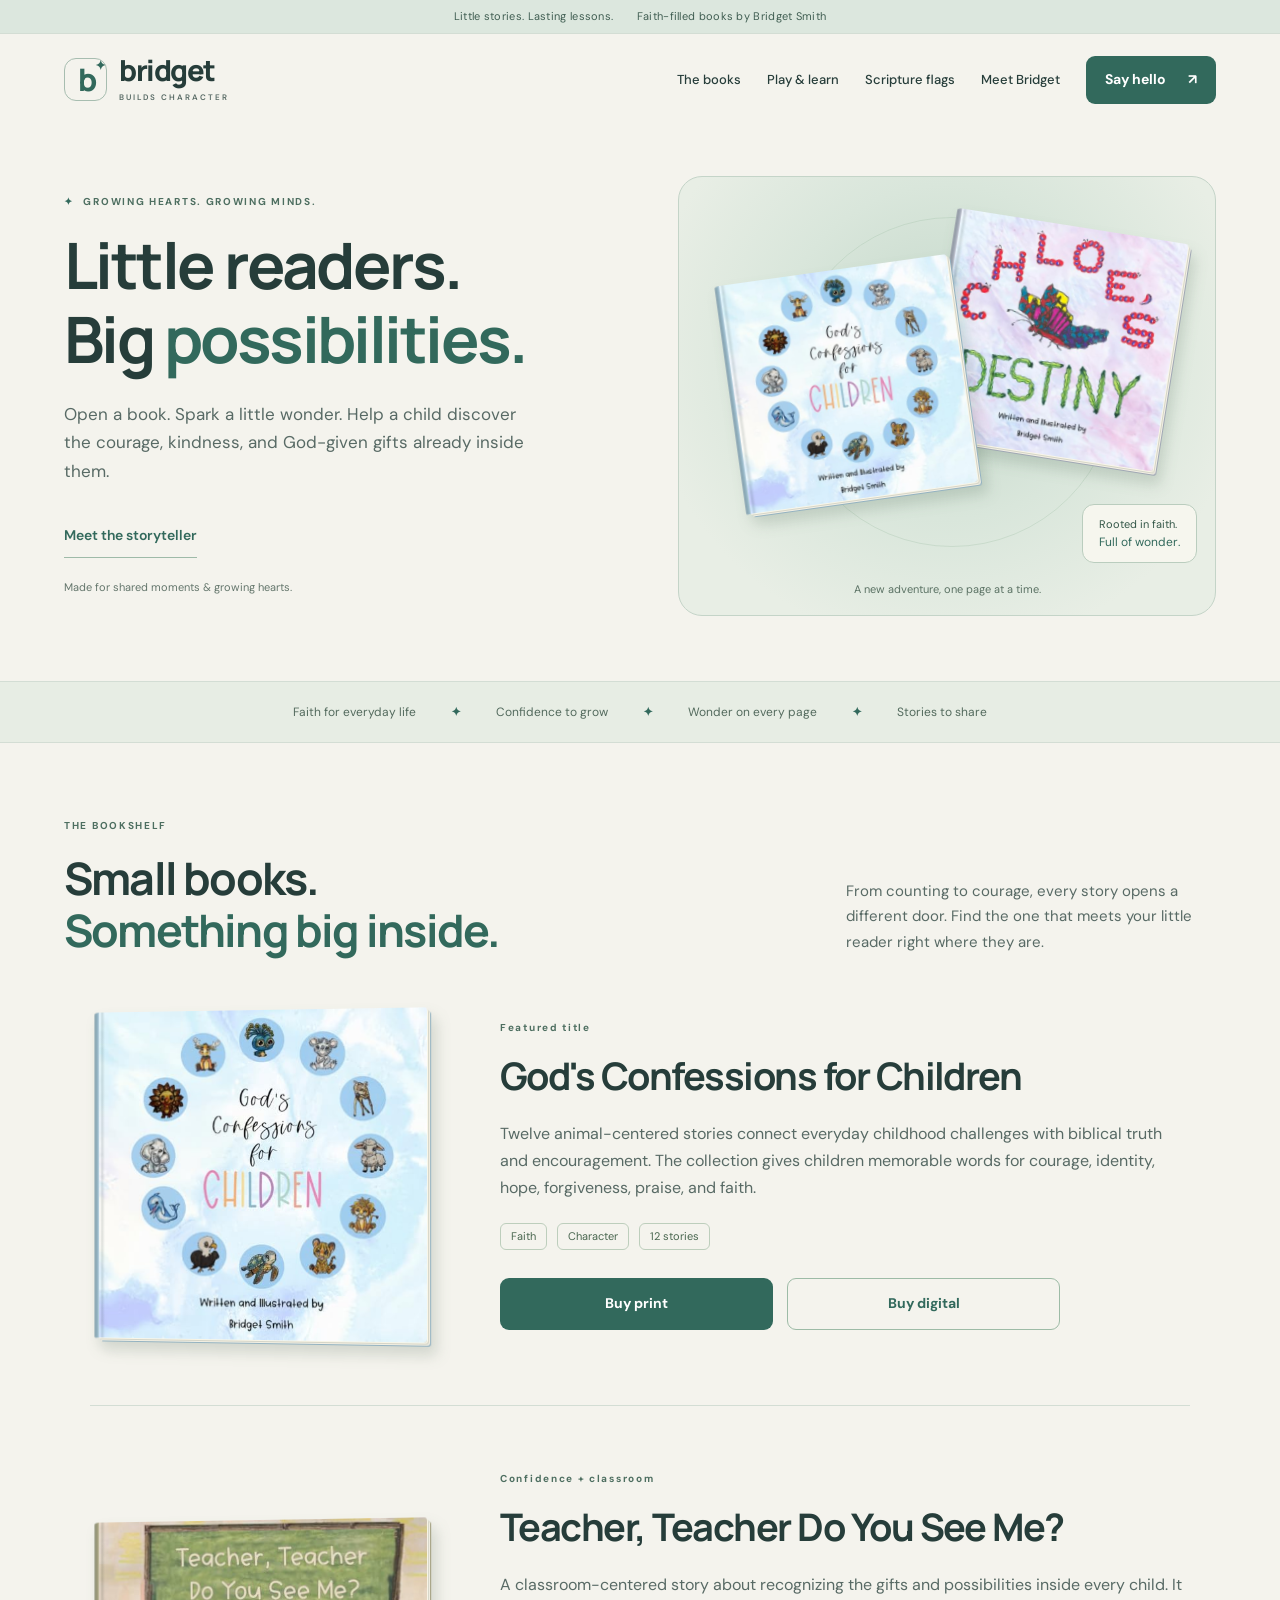
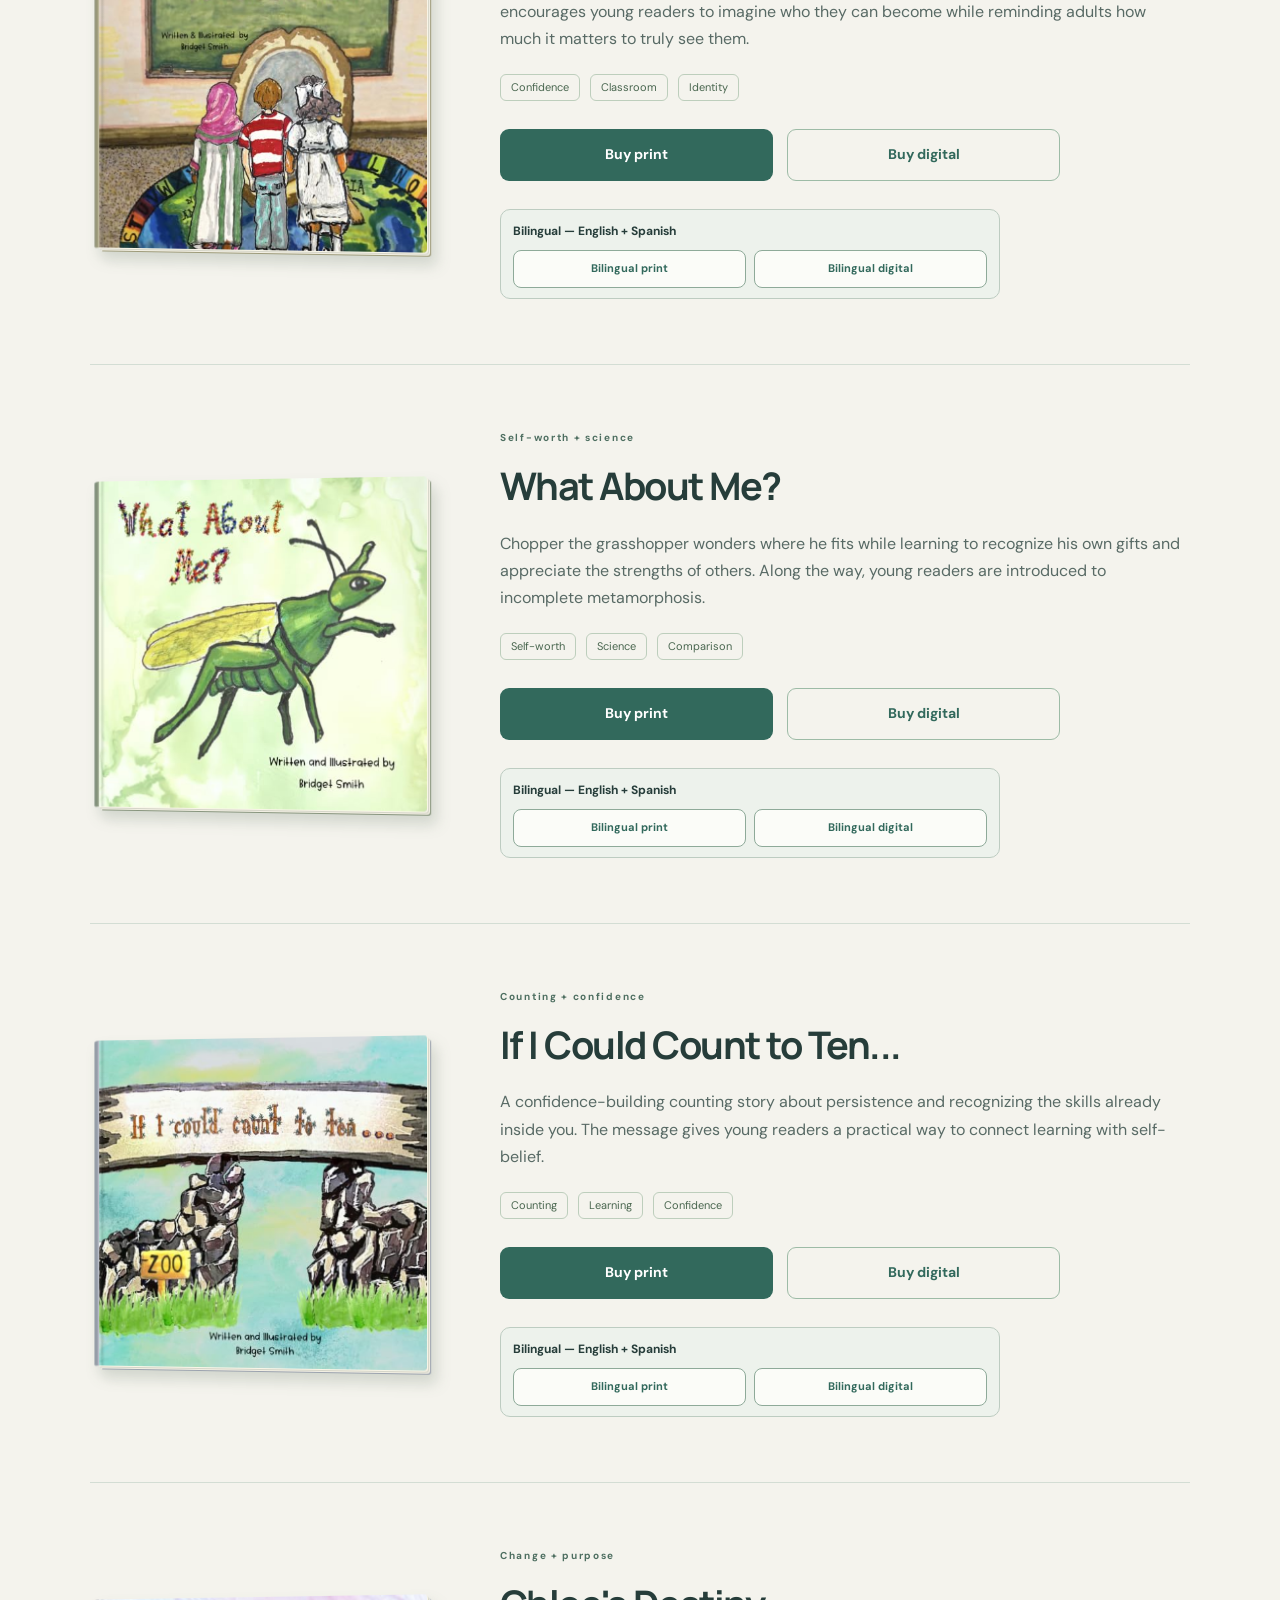
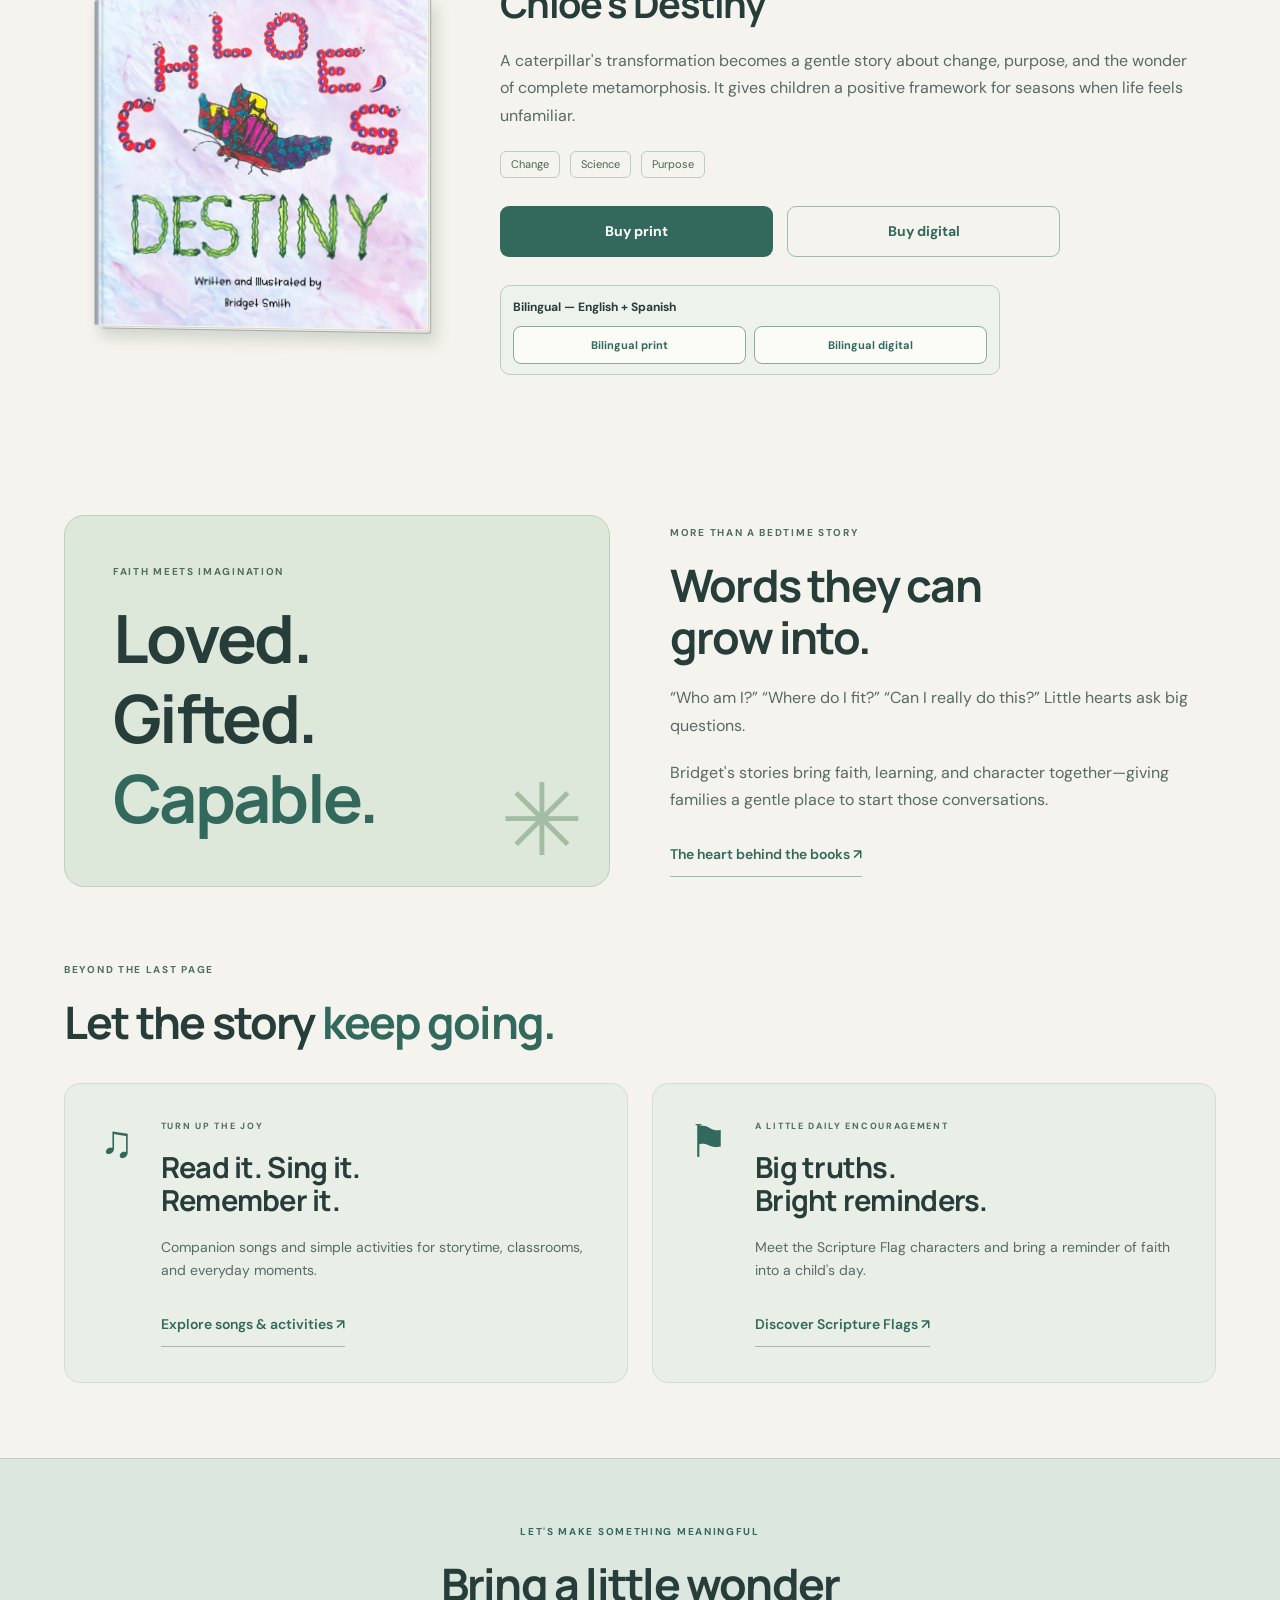
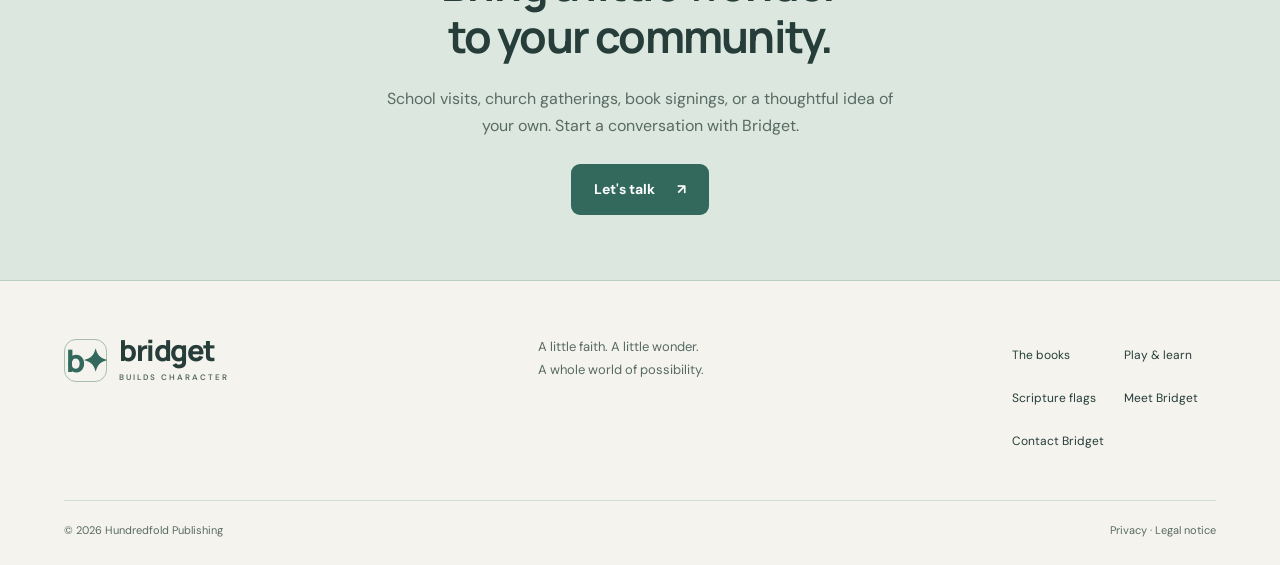
<file: index.html>
<!doctype html><html lang="en"><head><meta charset="utf-8"><meta name="viewport" content="width=device-width,initial-scale=1"><title>Little readers. Big possibilities. | Bridget Builds Character</title><meta name="description" content="Stories for little readers with big possibilities. Explore faith-filled children's books, songs and Scripture Flags by Bridget Smith."><meta name="theme-color" content="#f4f3ed"><link rel="stylesheet" href="assets/style.css?v=sage-books-8"><script src="assets/app.js?v=sage-books-3" defer></script></head><body><a class="skip" href="#main">Skip to content</a><div class="announcement">Little stories. Lasting lessons. <span>Faith-filled books by Bridget Smith</span></div><header><a class="brand" href="index.html"><span class="brand-icon" aria-hidden="true">b<span>✦</span></span><span>bridget<span class="brand-sub">BUILDS CHARACTER</span></span></a><button class="menu" aria-label="Toggle navigation" aria-expanded="false" aria-controls="nav">Menu +</button><nav id="nav"><a href="#books">The books</a><a href="activities.html">Play & learn</a><a href="scripture-flags.html">Scripture flags</a><a href="about.html">Meet Bridget</a><a class="button small" href="contact.html">Say hello <span>↗</span></a></nav></header><main id="main"><section class="hero"><div class="hero-copy"><div class="eyebrow"><span class="tiny-star">✦</span> GROWING HEARTS. GROWING MINDS.</div><h1>Little readers.<br>Big <em>possibilities.</em></h1><p>Open a book. Spark a little wonder. Help a child discover the courage, kindness, and God-given gifts already inside them.</p><div class="actions"><a class="text-link" href="about.html">Meet the storyteller</a></div><div class="hero-note">Made for shared moments & growing hearts.</div></div><div class="hero-art"><span class="hero-spark" aria-hidden="true">✳</span><div class="art-circle"></div><span class="book-object hero-book back" style="--binding:#b6bac9"><img src="assets/0998240729.jpg" alt="Chloe's Destiny book cover"></span><span class="book-object hero-book front" style="--binding:#a7c7d9"><img src="assets/B0D6RMJ539.jpg" alt="God's Confessions for Children book cover"></span><div class="round-note">Rooted in faith.<br><em>Full of wonder.</em></div><span class="art-caption">A new adventure, one page at a time.</span></div></section><div class="ribbon"><span>Faith for everyday life</span><b>✦</b><span>Confidence to grow</span><b>✦</b><span>Wonder on every page</span><b>✦</b><span>Stories to share</span></div><section class="section home-books" id="books"><div class="section-heading"><div><div class="eyebrow">THE BOOKSHELF</div><h2>Small books.<br><em>Something big inside.</em></h2></div><p>From counting to courage, every story opens a different door. Find the one that meets your little reader right where they are.</p></div><div class="home-book-list"><article class="book-detail home-book" id="gods-confessions"><div class="cover"><span class="book-object" style="--binding:#a7c7d9"><img loading="lazy" src="assets/B0D6RMJ539.jpg" alt="God's Confessions for Children book cover"></span></div><div class="home-book-copy"><span class="eyebrow">Featured title</span><h2>God's Confessions for Children</h2><p>Twelve animal-centered stories connect everyday childhood challenges with biblical truth and encouragement. The collection gives children memorable words for courage, identity, hope, forgiveness, praise, and faith.</p><div class="tags"><span class="tag">Faith</span><span class="tag">Character</span><span class="tag green">12 stories</span></div><div class="actions"><a class="btn btn-primary" href="https://www.amazon.com/Gods-Confessions-Children-Bridget-Smith/dp/B0D6RMJ539/" target="_blank" rel="noopener">Buy print</a><a class="btn btn-outline" href="https://www.amazon.com/Gods-Confessions-Children-Bridget-Smith-ebook/dp/B0D2NT28PY" target="_blank" rel="noopener">Buy digital</a></div></div></article><article class="book-detail home-book" id="teacher"><div class="cover"><span class="book-object" style="--binding:#b3ac87"><img loading="lazy" src="assets/0998240745.jpg" alt="Teacher, Teacher Do You See Me? book cover"></span></div><div class="home-book-copy"><span class="eyebrow">Confidence + classroom</span><h2>Teacher, Teacher Do You See Me?</h2><p>A classroom-centered story about recognizing the gifts and possibilities inside every child. It encourages young readers to imagine who they can become while reminding adults how much it matters to truly see them.</p><div class="tags"><span class="tag">Confidence</span><span class="tag green">Classroom</span><span class="tag">Identity</span></div><div class="actions"><a class="btn btn-primary" href="https://www.amazon.com/Teacher-Do-You-See-Me/dp/0998240745/" target="_blank" rel="noopener">Buy print</a><a class="btn btn-outline" href="https://www.amazon.com/Teacher-Do-You-See-Me-ebook/dp/B09BDMDSD7" target="_blank" rel="noopener">Buy digital</a></div><div class="edition-box bilingual-box"><div class="edition-label"><strong>Bilingual — English + Spanish</strong></div><div class="edition-links"><a class="edition-btn" href="https://www.amazon.com/Teacher-You-See-English-Spanish/dp/099824077X/" target="_blank" rel="noopener">Bilingual print</a><a class="edition-btn" href="https://www.amazon.com/Teacher-You-See-English-Spanish-ebook/dp/B0B7ZWPQXH/" target="_blank" rel="noopener">Bilingual digital</a></div></div></div></article><article class="book-detail home-book" id="what-about-me"><div class="cover"><span class="book-object" style="--binding:#99a58a"><img loading="lazy" src="assets/0998240710.jpg" alt="What About Me? book cover"></span></div><div class="home-book-copy"><span class="eyebrow">Self-worth + science</span><h2>What About Me?</h2><p>Chopper the grasshopper wonders where he fits while learning to recognize his own gifts and appreciate the strengths of others. Along the way, young readers are introduced to incomplete metamorphosis.</p><div class="tags"><span class="tag">Self-worth</span><span class="tag green">Science</span><span class="tag">Comparison</span></div><div class="actions"><a class="btn btn-primary" href="https://www.amazon.com/What-About-Me-Concepts-Character/dp/0998240710/" target="_blank" rel="noopener">Buy print</a><a class="btn btn-outline" href="https://www.amazon.com/What-About-Concepts-Character-Book-ebook/dp/B07X5TVC2D" target="_blank" rel="noopener">Buy digital</a></div><div class="edition-box bilingual-box"><div class="edition-label"><strong>Bilingual — English + Spanish</strong></div><div class="edition-links"><a class="edition-btn" href="https://www.amazon.com/What-About-Me-English-Spanish/dp/0998240796/" target="_blank" rel="noopener">Bilingual print</a><a class="edition-btn" href="https://www.amazon.com/What-About-Me-English-Spanish-ebook/dp/B0BL5LPH23" target="_blank" rel="noopener">Bilingual digital</a></div></div></div></article><article class="book-detail home-book" id="count-to-ten"><div class="cover"><span class="book-object" style="--binding:#b0b4c2"><img loading="lazy" src="assets/0998240737.jpg" alt="If I Could Count to Ten... book cover"></span></div><div class="home-book-copy"><span class="eyebrow">Counting + confidence</span><h2>If I Could Count to Ten...</h2><p>A confidence-building counting story about persistence and recognizing the skills already inside you. The message gives young readers a practical way to connect learning with self-belief.</p><div class="tags"><span class="tag">Counting</span><span class="tag green">Learning</span><span class="tag">Confidence</span></div><div class="actions"><a class="btn btn-primary" href="https://www.amazon.com/If-I-Could-Count-Ten/dp/0998240737/" target="_blank" rel="noopener">Buy print</a><a class="btn btn-outline" href="https://www.amazon.com/If-I-Could-Count-Ten-ebook/dp/B0916NF6K6" target="_blank" rel="noopener">Buy digital</a></div><div class="edition-box bilingual-box"><div class="edition-label"><strong>Bilingual — English + Spanish</strong></div><div class="edition-links"><a class="edition-btn" href="https://www.amazon.com/Could-Count-Ten-English-Spanish/dp/0998240753/" target="_blank" rel="noopener">Bilingual print</a><a class="edition-btn" href="https://www.amazon.com/Could-Count-Ten-English-Spanish-ebook/dp/B0B845TYWD" target="_blank" rel="noopener">Bilingual digital</a></div></div></div></article><article class="book-detail home-book" id="chloes-destiny"><div class="cover"><span class="book-object" style="--binding:#b6bac9"><img loading="lazy" src="assets/0998240729.jpg" alt="Chloe's Destiny book cover"></span></div><div class="home-book-copy"><span class="eyebrow">Change + purpose</span><h2>Chloe's Destiny</h2><p>A caterpillar's transformation becomes a gentle story about change, purpose, and the wonder of complete metamorphosis. It gives children a positive framework for seasons when life feels unfamiliar.</p><div class="tags"><span class="tag">Change</span><span class="tag green">Science</span><span class="tag">Purpose</span></div><div class="actions"><a class="btn btn-primary" href="https://www.amazon.com/Chloes-Destiny-Concepts-Character-Book/dp/0998240729/" target="_blank" rel="noopener">Buy print</a><a class="btn btn-outline" href="https://www.amazon.com/Chloes-Destiny-Concepts-Character-Book-ebook/dp/B0915FP6ZJ" target="_blank" rel="noopener">Buy digital</a></div><div class="edition-box bilingual-box"><div class="edition-label"><strong>Bilingual — English + Spanish</strong></div><div class="edition-links"><a class="edition-btn" href="https://www.amazon.com/Chloes-Destiny-English-Spanish-Bridget/dp/0998240788/" target="_blank" rel="noopener">Bilingual print</a><a class="edition-btn" href="https://www.amazon.com/Chloes-Destiny-English-Spanish-Bridget-ebook/dp/B0BJCD9SPW" target="_blank" rel="noopener">Bilingual digital</a></div></div></div></article></div></section><section class="story-section"><div class="story-art"><span class="eyebrow">FAITH MEETS IMAGINATION</span><div class="big-word">Loved.<br>Gifted.<br><em>Capable.</em></div><span class="story-star" aria-hidden="true">✳</span></div><div class="story-copy"><div class="eyebrow">MORE THAN A BEDTIME STORY</div><h2>Words they can<br>grow into.</h2><p>“Who am I?” “Where do I fit?” “Can I really do this?” Little hearts ask big questions.</p><p>Bridget's stories bring faith, learning, and character together—giving families a gentle place to start those conversations.</p><a class="text-link" href="about.html">The heart behind the books ↗</a></div></section><section class="section play-section"><div class="section-heading"><div><div class="eyebrow">BEYOND THE LAST PAGE</div><h2>Let the story <em>keep going.</em></h2></div></div><div class="play-grid"><a href="activities.html" class="play-card peach"><span class="play-symbol" aria-hidden="true">♫</span><div><span class="eyebrow">TURN UP THE JOY</span><h3>Read it. Sing it.<br>Remember it.</h3><p>Companion songs and simple activities for storytime, classrooms, and everyday moments.</p><span class="text-link">Explore songs & activities ↗</span></div></a><a href="scripture-flags.html" class="play-card green"><span class="play-symbol" aria-hidden="true">⚑</span><div><span class="eyebrow">A LITTLE DAILY ENCOURAGEMENT</span><h3>Big truths.<br>Bright reminders.</h3><p>Meet the Scripture Flag characters and bring a reminder of faith into a child's day.</p><span class="text-link">Discover Scripture Flags ↗</span></div></a></div></section><section class="invitation"><span class="eyebrow">LET'S MAKE SOMETHING MEANINGFUL</span><h2>Bring a little wonder<br>to your community.</h2><p>School visits, church gatherings, book signings, or a thoughtful idea of your own. Start a conversation with Bridget.</p><a class="button light" href="contact.html">Let's talk <span>↗</span></a></section></main><footer><div class="footer-top"><a class="brand" href="index.html"><span class="brand-icon">b✦</span><span>bridget<span class="brand-sub">BUILDS CHARACTER</span></span></a><p>A little faith. A little wonder.<br>A whole world of possibility.</p><div><a href="#books">The books</a><a href="activities.html">Play & learn</a><a href="scripture-flags.html">Scripture flags</a><a href="about.html">Meet Bridget</a><a href="contact.html">Contact Bridget</a></div></div><div class="footer-bottom"><span>© 2026 Hundredfold Publishing</span><span><a href="privacy-policy.html">Privacy</a> · <a href="legal-notice.html">Legal notice</a></span></div></footer></body></html>
</file>
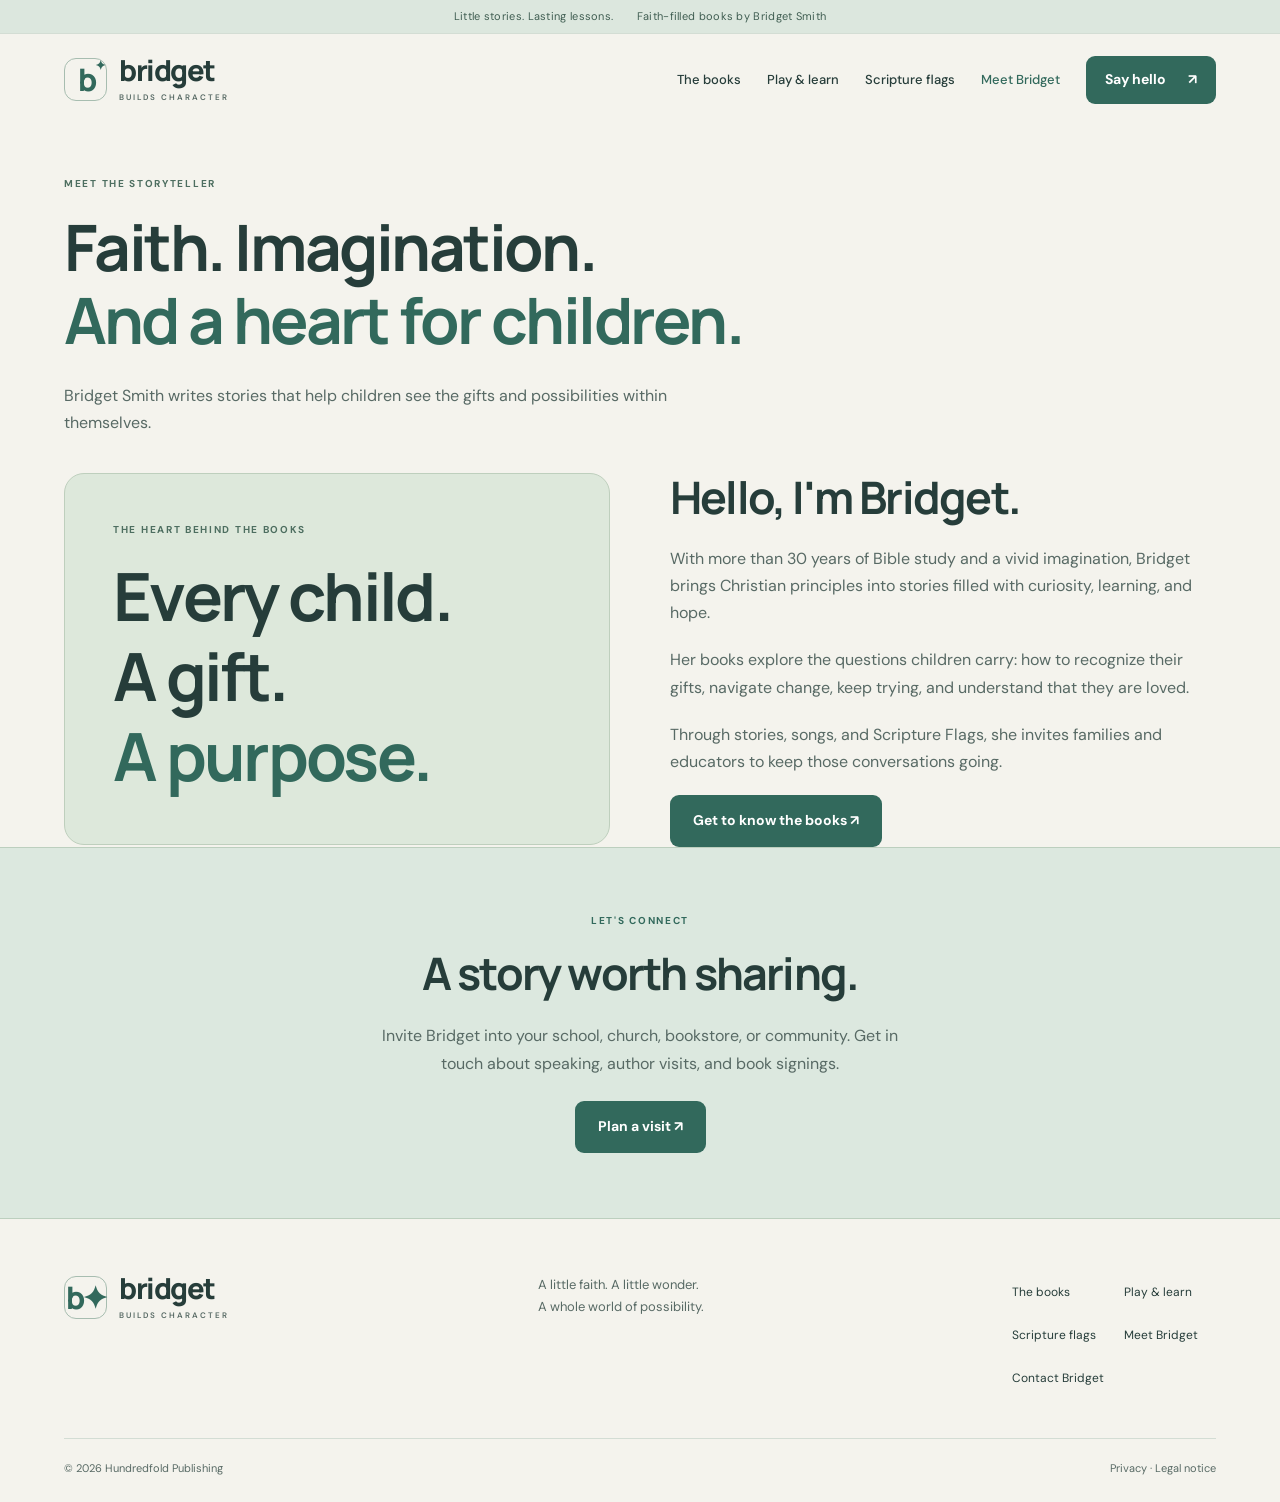
<file: about.html>
<!doctype html><html lang="en"><head><meta charset="utf-8"><meta name="viewport" content="width=device-width,initial-scale=1"><title>Meet Bridget | Bridget Builds Character</title><meta name="description" content="Stories for little readers with big possibilities. Explore faith-filled children's books, songs and Scripture Flags by Bridget Smith."><meta name="theme-color" content="#f4f3ed"><link rel="stylesheet" href="assets/style.css?v=sage-books-3"><script src="assets/app.js?v=sage-books-3" defer></script></head><body><a class="skip" href="#main">Skip to content</a><div class="announcement">Little stories. Lasting lessons. <span>Faith-filled books by Bridget Smith</span></div><header><a class="brand" href="index.html"><span class="brand-icon" aria-hidden="true">b<span>✦</span></span><span>bridget<span class="brand-sub">BUILDS CHARACTER</span></span></a><button class="menu" aria-label="Toggle navigation" aria-expanded="false" aria-controls="nav">Menu +</button><nav id="nav"><a href="books.html">The books</a><a href="activities.html">Play & learn</a><a href="scripture-flags.html">Scripture flags</a><a href="about.html" aria-current="page">Meet Bridget</a><a class="button small" href="contact.html">Say hello <span>↗</span></a></nav></header><main id="main"><section class="page-intro"><div class="eyebrow">MEET THE STORYTELLER</div><h1>Faith. Imagination.<br><em>And a heart for children.</em></h1><p>Bridget Smith writes stories that help children see the gifts and possibilities within themselves.</p></section><section class="story-section"><div class="story-art"><span class="eyebrow">THE HEART BEHIND THE BOOKS</span><div class="big-word">Every child.<br>A gift.<br><em>A purpose.</em></div></div><div class="story-copy"><h2>Hello, I'm Bridget.</h2><p>With more than 30 years of Bible study and a vivid imagination, Bridget brings Christian principles into stories filled with curiosity, learning, and hope.</p><p>Her books explore the questions children carry: how to recognize their gifts, navigate change, keep trying, and understand that they are loved.</p><p>Through stories, songs, and Scripture Flags, she invites families and educators to keep those conversations going.</p><a class="button" href="books.html">Get to know the books ↗</a></div></section><section class="invitation"><span class="eyebrow">LET'S CONNECT</span><h2>A story worth sharing.</h2><p>Invite Bridget into your school, church, bookstore, or community. Get in touch about speaking, author visits, and book signings.</p><a class="button light" href="contact.html">Plan a visit ↗</a></section></main><footer><div class="footer-top"><a class="brand" href="index.html"><span class="brand-icon">b✦</span><span>bridget<span class="brand-sub">BUILDS CHARACTER</span></span></a><p>A little faith. A little wonder.<br>A whole world of possibility.</p><div><a href="books.html">The books</a><a href="activities.html">Play & learn</a><a href="scripture-flags.html">Scripture flags</a><a href="about.html" aria-current="page">Meet Bridget</a><a href="contact.html">Contact Bridget</a></div></div><div class="footer-bottom"><span>© 2026 Hundredfold Publishing</span><span><a href="privacy-policy.html">Privacy</a> · <a href="legal-notice.html">Legal notice</a></span></div></footer></body></html>
</file>
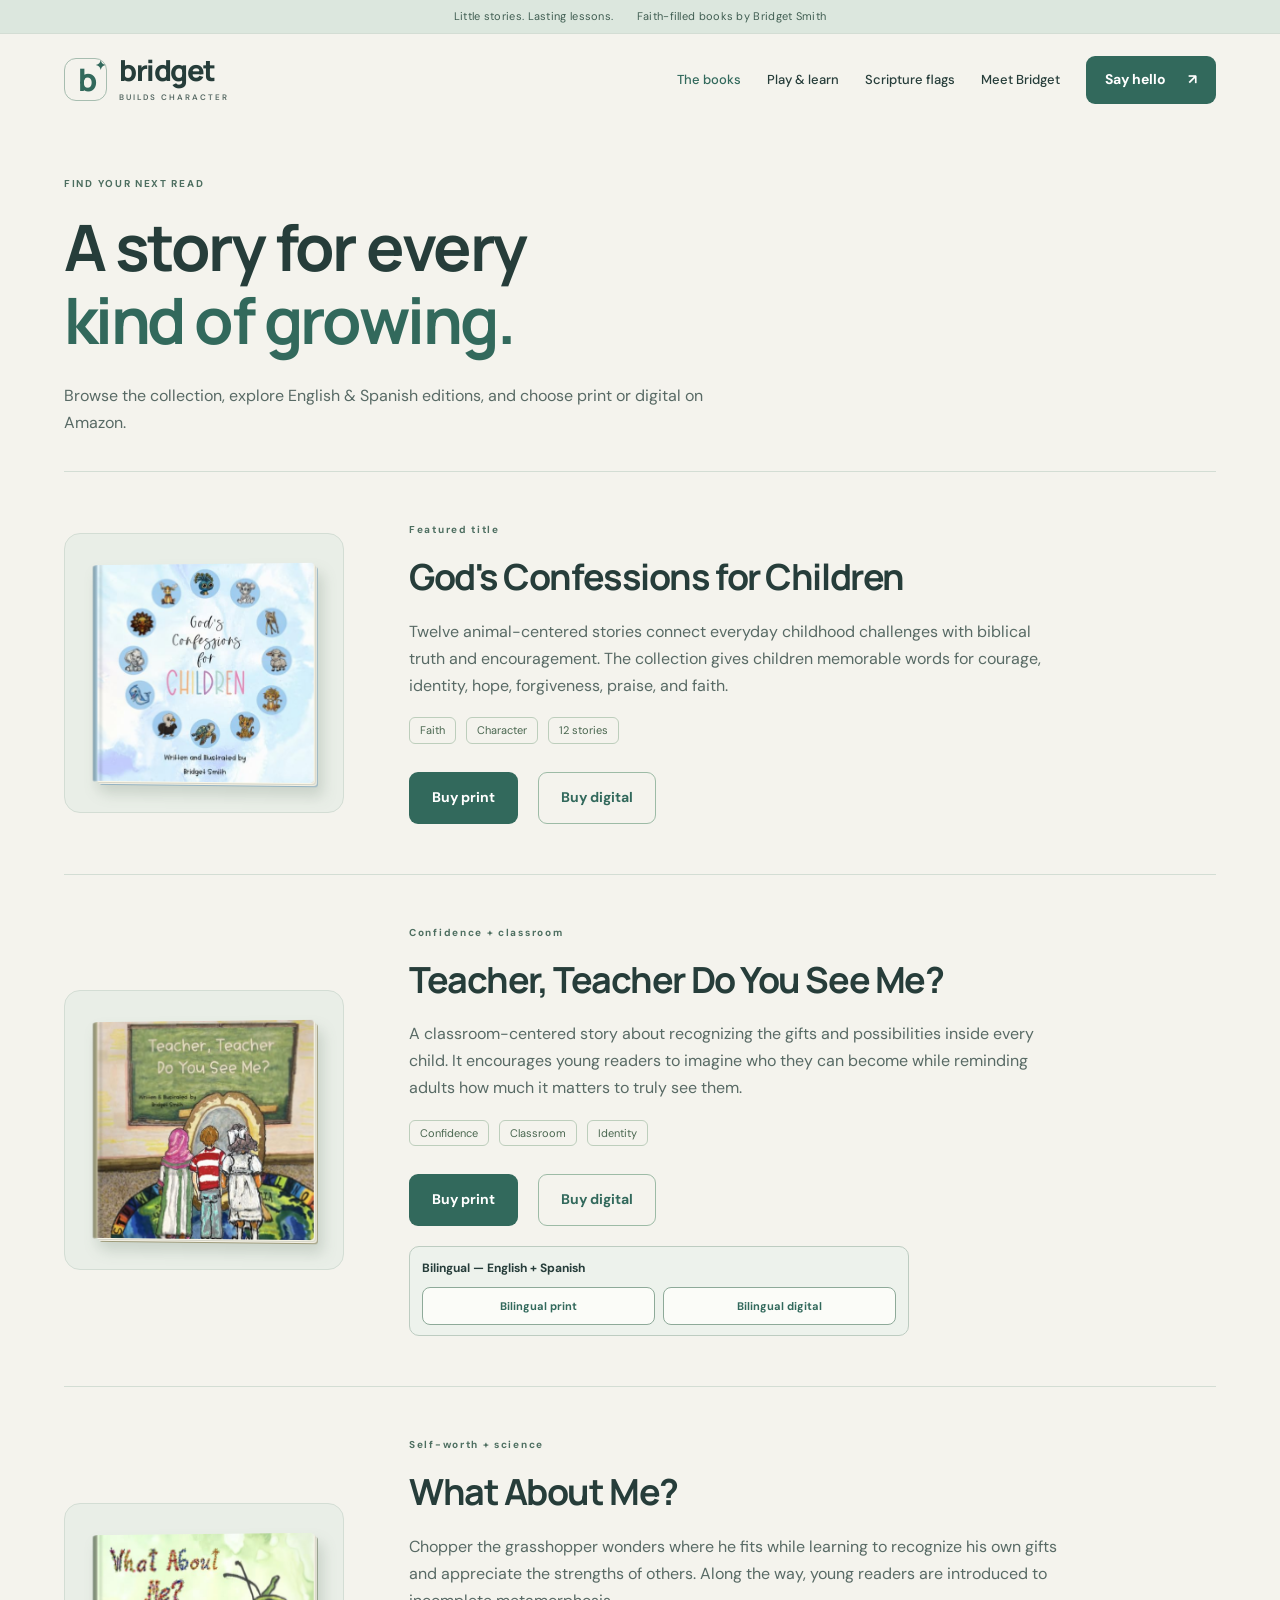
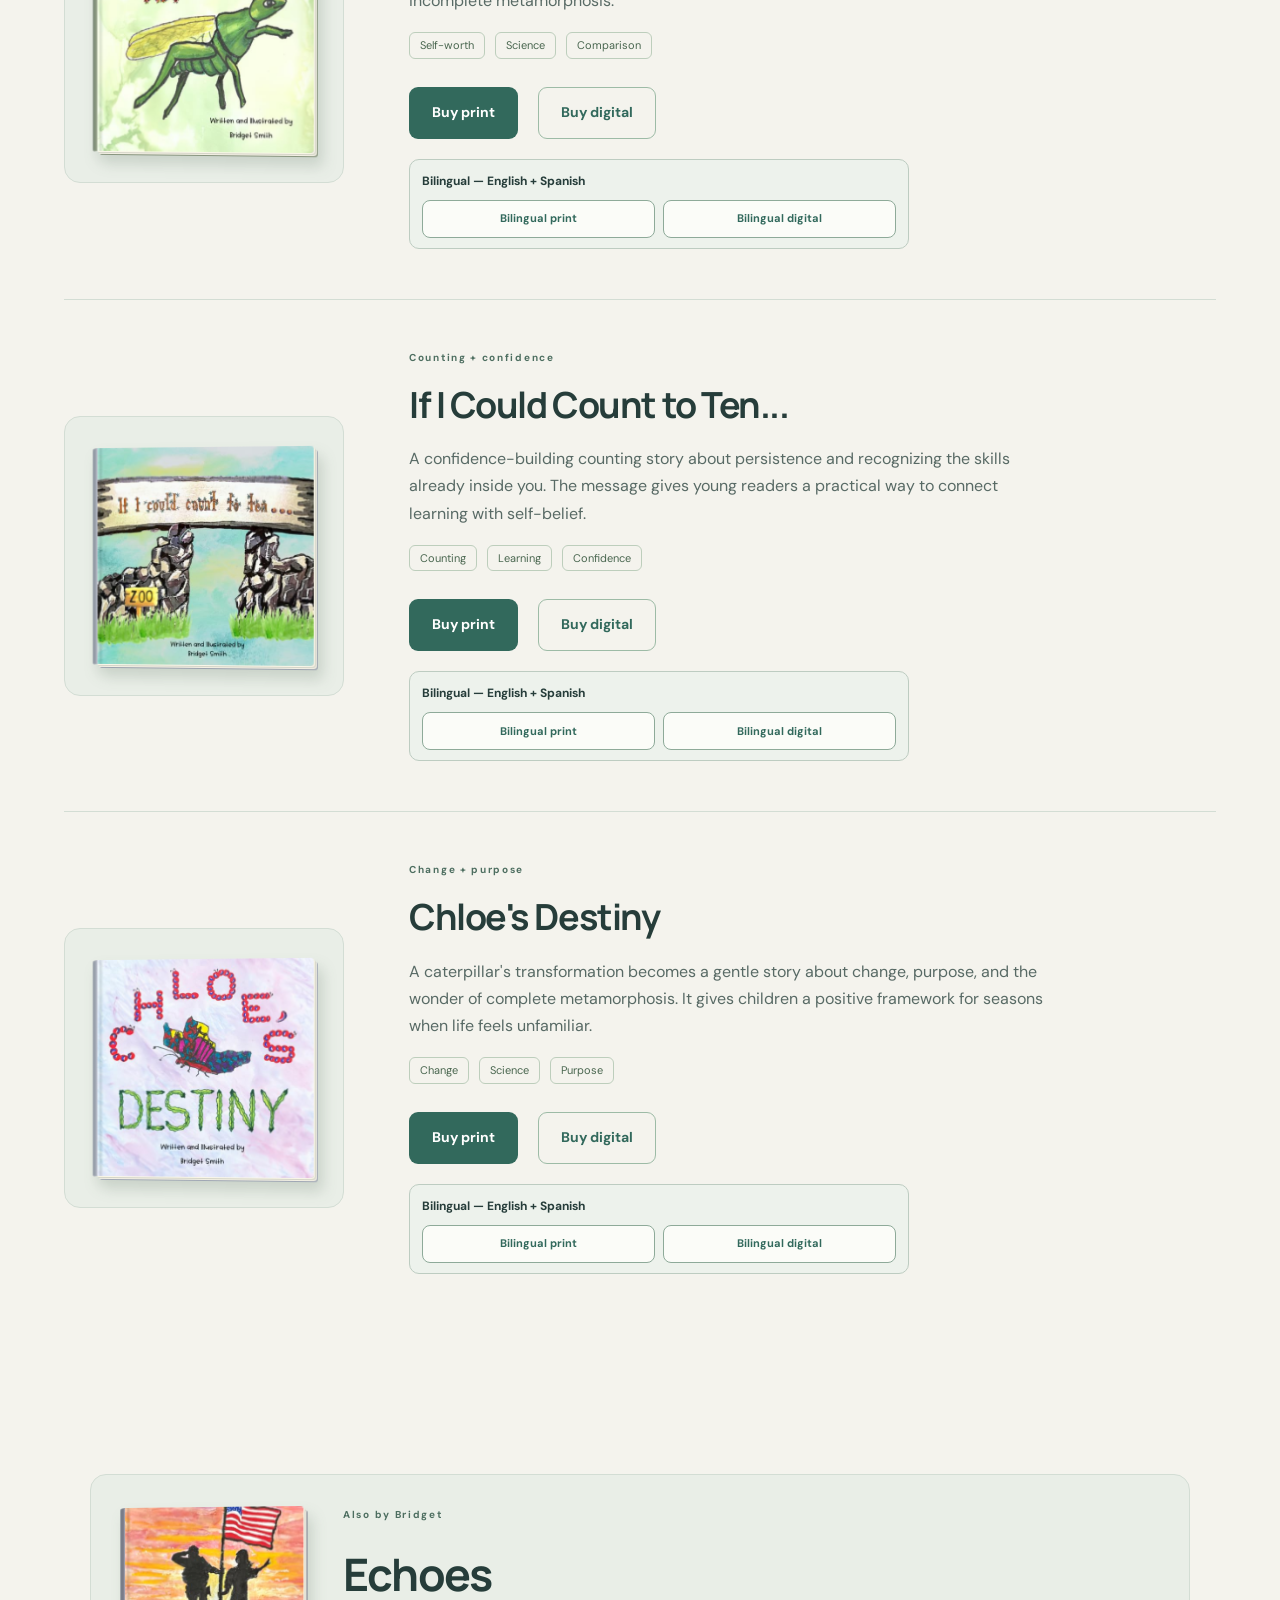
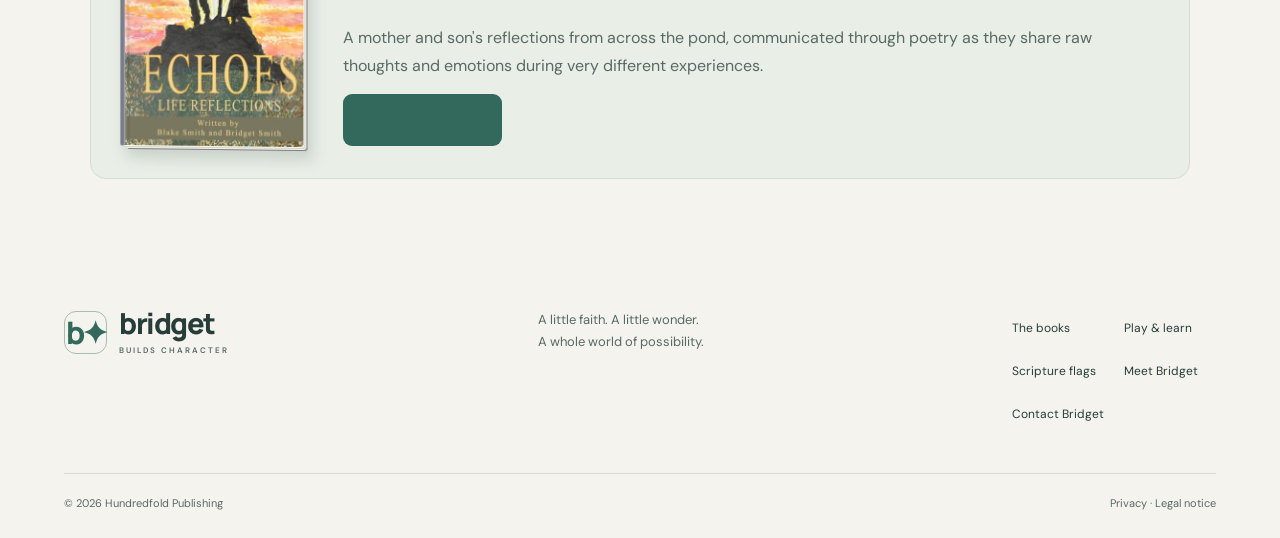
<file: books.html>
<!doctype html><html lang="en"><head><meta charset="utf-8"><meta name="viewport" content="width=device-width,initial-scale=1"><title>The books | Bridget Builds Character</title><meta name="description" content="Stories for little readers with big possibilities. Explore faith-filled children's books, songs and Scripture Flags by Bridget Smith."><meta name="theme-color" content="#f4f3ed"><link rel="stylesheet" href="assets/style.css?v=sage-books-8"><script src="assets/app.js?v=sage-books-3" defer></script></head><body><a class="skip" href="#main">Skip to content</a><div class="announcement">Little stories. Lasting lessons. <span>Faith-filled books by Bridget Smith</span></div><header><a class="brand" href="index.html"><span class="brand-icon" aria-hidden="true">b<span>✦</span></span><span>bridget<span class="brand-sub">BUILDS CHARACTER</span></span></a><button class="menu" aria-label="Toggle navigation" aria-expanded="false" aria-controls="nav">Menu +</button><nav id="nav"><a href="books.html" aria-current="page">The books</a><a href="activities.html">Play & learn</a><a href="scripture-flags.html">Scripture flags</a><a href="about.html">Meet Bridget</a><a class="button small" href="contact.html">Say hello <span>↗</span></a></nav></header><main id="main"><section class="page-intro"><div class="eyebrow">FIND YOUR NEXT READ</div><h1>A story for every<br><em>kind of growing.</em></h1><p>Browse the collection, explore English & Spanish editions, and choose print or digital on Amazon.</p></section><section class="section book-list"><article class="book-detail" id="gods-confessions"><div class="cover"><span class="book-object " style="--binding:#a7c7d9"><img src="assets/B0D6RMJ539.jpg" alt="God's Confessions for Children book cover"></span></div><div><span class="eyebrow">Featured title</span><h2>God's Confessions for Children</h2><p>Twelve animal-centered stories connect everyday childhood challenges with biblical truth and encouragement. The collection gives children memorable words for courage, identity, hope, forgiveness, praise, and faith.</p><div class="tags"><span class="tag">Faith</span><span class="tag">Character</span><span class="tag green">12 stories</span></div><div class="actions"><a class="btn btn-primary" href="https://www.amazon.com/Gods-Confessions-Children-Bridget-Smith/dp/B0D6RMJ539/" target="_blank" rel="noopener">Buy print</a><a class="btn btn-outline" href="https://www.amazon.com/Gods-Confessions-Children-Bridget-Smith-ebook/dp/B0D2NT28PY" target="_blank" rel="noopener">Buy digital</a></div></div></article><article class="book-detail" id="teacher"><div class="cover"><span class="book-object " style="--binding:#b3ac87"><img src="assets/0998240745.jpg" alt="Teacher, Teacher Do You See Me book cover"></span></div><div><span class="eyebrow">Confidence + classroom</span><h2>Teacher, Teacher Do You See Me?</h2><p>A classroom-centered story about recognizing the gifts and possibilities inside every child. It encourages young readers to imagine who they can become while reminding adults how much it matters to truly see them.</p><div class="tags"><span class="tag">Confidence</span><span class="tag green">Classroom</span><span class="tag">Identity</span></div><div class="actions"><a class="btn btn-primary" href="https://www.amazon.com/Teacher-Do-You-See-Me/dp/0998240745/" target="_blank" rel="noopener">Buy print</a><a class="btn btn-outline" href="https://www.amazon.com/Teacher-Do-You-See-Me-ebook/dp/B09BDMDSD7" target="_blank" rel="noopener">Buy digital</a></div><div class="edition-box bilingual-box"><div class="edition-label"><strong>Bilingual — English + Spanish</strong></div><div class="edition-links"><a class="edition-btn" href="https://www.amazon.com/Teacher-You-See-English-Spanish/dp/099824077X/" target="_blank" rel="noopener">Bilingual print</a><a class="edition-btn" href="https://www.amazon.com/Teacher-You-See-English-Spanish-ebook/dp/B0B7ZWPQXH/" target="_blank" rel="noopener">Bilingual digital</a></div></div></div></article><article class="book-detail" id="what-about-me"><div class="cover"><span class="book-object " style="--binding:#99a58a"><img src="assets/0998240710.jpg" alt="What About Me book cover"></span></div><div><span class="eyebrow">Self-worth + science</span><h2>What About Me?</h2><p>Chopper the grasshopper wonders where he fits while learning to recognize his own gifts and appreciate the strengths of others. Along the way, young readers are introduced to incomplete metamorphosis.</p><div class="tags"><span class="tag">Self-worth</span><span class="tag green">Science</span><span class="tag">Comparison</span></div><div class="actions"><a class="btn btn-primary" href="https://www.amazon.com/What-About-Me-Concepts-Character/dp/0998240710/" target="_blank" rel="noopener">Buy print</a><a class="btn btn-outline" href="https://www.amazon.com/What-About-Concepts-Character-Book-ebook/dp/B07X5TVC2D" target="_blank" rel="noopener">Buy digital</a></div><div class="edition-box bilingual-box"><div class="edition-label"><strong>Bilingual — English + Spanish</strong></div><div class="edition-links"><a class="edition-btn" href="https://www.amazon.com/What-About-Me-English-Spanish/dp/0998240796/" target="_blank" rel="noopener">Bilingual print</a><a class="edition-btn" href="https://www.amazon.com/What-About-Me-English-Spanish-ebook/dp/B0BL5LPH23" target="_blank" rel="noopener">Bilingual digital</a></div></div></div></article><article class="book-detail" id="count-to-ten"><div class="cover"><span class="book-object " style="--binding:#b0b4c2"><img src="assets/0998240737.jpg" alt="If I Could Count to Ten book cover"></span></div><div><span class="eyebrow">Counting + confidence</span><h2>If I Could Count to Ten...</h2><p>A confidence-building counting story about persistence and recognizing the skills already inside you. The message gives young readers a practical way to connect learning with self-belief.</p><div class="tags"><span class="tag">Counting</span><span class="tag green">Learning</span><span class="tag">Confidence</span></div><div class="actions"><a class="btn btn-primary" href="https://www.amazon.com/If-I-Could-Count-Ten/dp/0998240737/" target="_blank" rel="noopener">Buy print</a><a class="btn btn-outline" href="https://www.amazon.com/If-I-Could-Count-Ten-ebook/dp/B0916NF6K6" target="_blank" rel="noopener">Buy digital</a></div><div class="edition-box bilingual-box"><div class="edition-label"><strong>Bilingual — English + Spanish</strong></div><div class="edition-links"><a class="edition-btn" href="https://www.amazon.com/Could-Count-Ten-English-Spanish/dp/0998240753/" target="_blank" rel="noopener">Bilingual print</a><a class="edition-btn" href="https://www.amazon.com/Could-Count-Ten-English-Spanish-ebook/dp/B0B845TYWD" target="_blank" rel="noopener">Bilingual digital</a></div></div></div></article><article class="book-detail" id="chloes-destiny"><div class="cover"><span class="book-object " style="--binding:#b6bac9"><img src="assets/0998240729.jpg" alt="Chloe's Destiny book cover"></span></div><div><span class="eyebrow">Change + purpose</span><h2>Chloe's Destiny</h2><p>A caterpillar's transformation becomes a gentle story about change, purpose, and the wonder of complete metamorphosis. It gives children a positive framework for seasons when life feels unfamiliar.</p><div class="tags"><span class="tag">Change</span><span class="tag green">Science</span><span class="tag">Purpose</span></div><div class="actions"><a class="btn btn-primary" href="https://www.amazon.com/Chloes-Destiny-Concepts-Character-Book/dp/0998240729/" target="_blank" rel="noopener">Buy print</a><a class="btn btn-outline" href="https://www.amazon.com/Chloes-Destiny-Concepts-Character-Book-ebook/dp/B0915FP6ZJ" target="_blank" rel="noopener">Buy digital</a></div><div class="edition-box bilingual-box"><div class="edition-label"><strong>Bilingual — English + Spanish</strong></div><div class="edition-links"><a class="edition-btn" href="https://www.amazon.com/Chloes-Destiny-English-Spanish-Bridget/dp/0998240788/" target="_blank" rel="noopener">Bilingual print</a><a class="edition-btn" href="https://www.amazon.com/Chloes-Destiny-English-Spanish-Bridget-ebook/dp/B0BJCD9SPW" target="_blank" rel="noopener">Bilingual digital</a></div></div></div></article></section><section class="section"><div class="container featured-book"><div class="cover-stage"><span class="book-object " style="--binding:#8b8a9a"><img src="assets/B0GZQ8JRFT.jpg" alt="Echoes book cover"></span></div><div class="copy"><span class="eyebrow" style="color:#4d6e60">Also by Bridget</span><h2>Echoes</h2><p class="lead">A mother and son's reflections from across the pond, communicated through poetry as they share raw thoughts and emotions during very different experiences.</p><div class="featured-actions"><a class="btn btn-light" href="https://www.amazon.com/Echoes-Reflections-Bridget-Barnes-Smith/dp/B0GZQ8JRFT/" target="_blank" rel="noopener">View on Amazon</a></div></div></div></section></main><footer><div class="footer-top"><a class="brand" href="index.html"><span class="brand-icon">b✦</span><span>bridget<span class="brand-sub">BUILDS CHARACTER</span></span></a><p>A little faith. A little wonder.<br>A whole world of possibility.</p><div><a href="books.html" aria-current="page">The books</a><a href="activities.html">Play & learn</a><a href="scripture-flags.html">Scripture flags</a><a href="about.html">Meet Bridget</a><a href="contact.html">Contact Bridget</a></div></div><div class="footer-bottom"><span>© 2026 Hundredfold Publishing</span><span><a href="privacy-policy.html">Privacy</a> · <a href="legal-notice.html">Legal notice</a></span></div></footer></body></html>
</file>
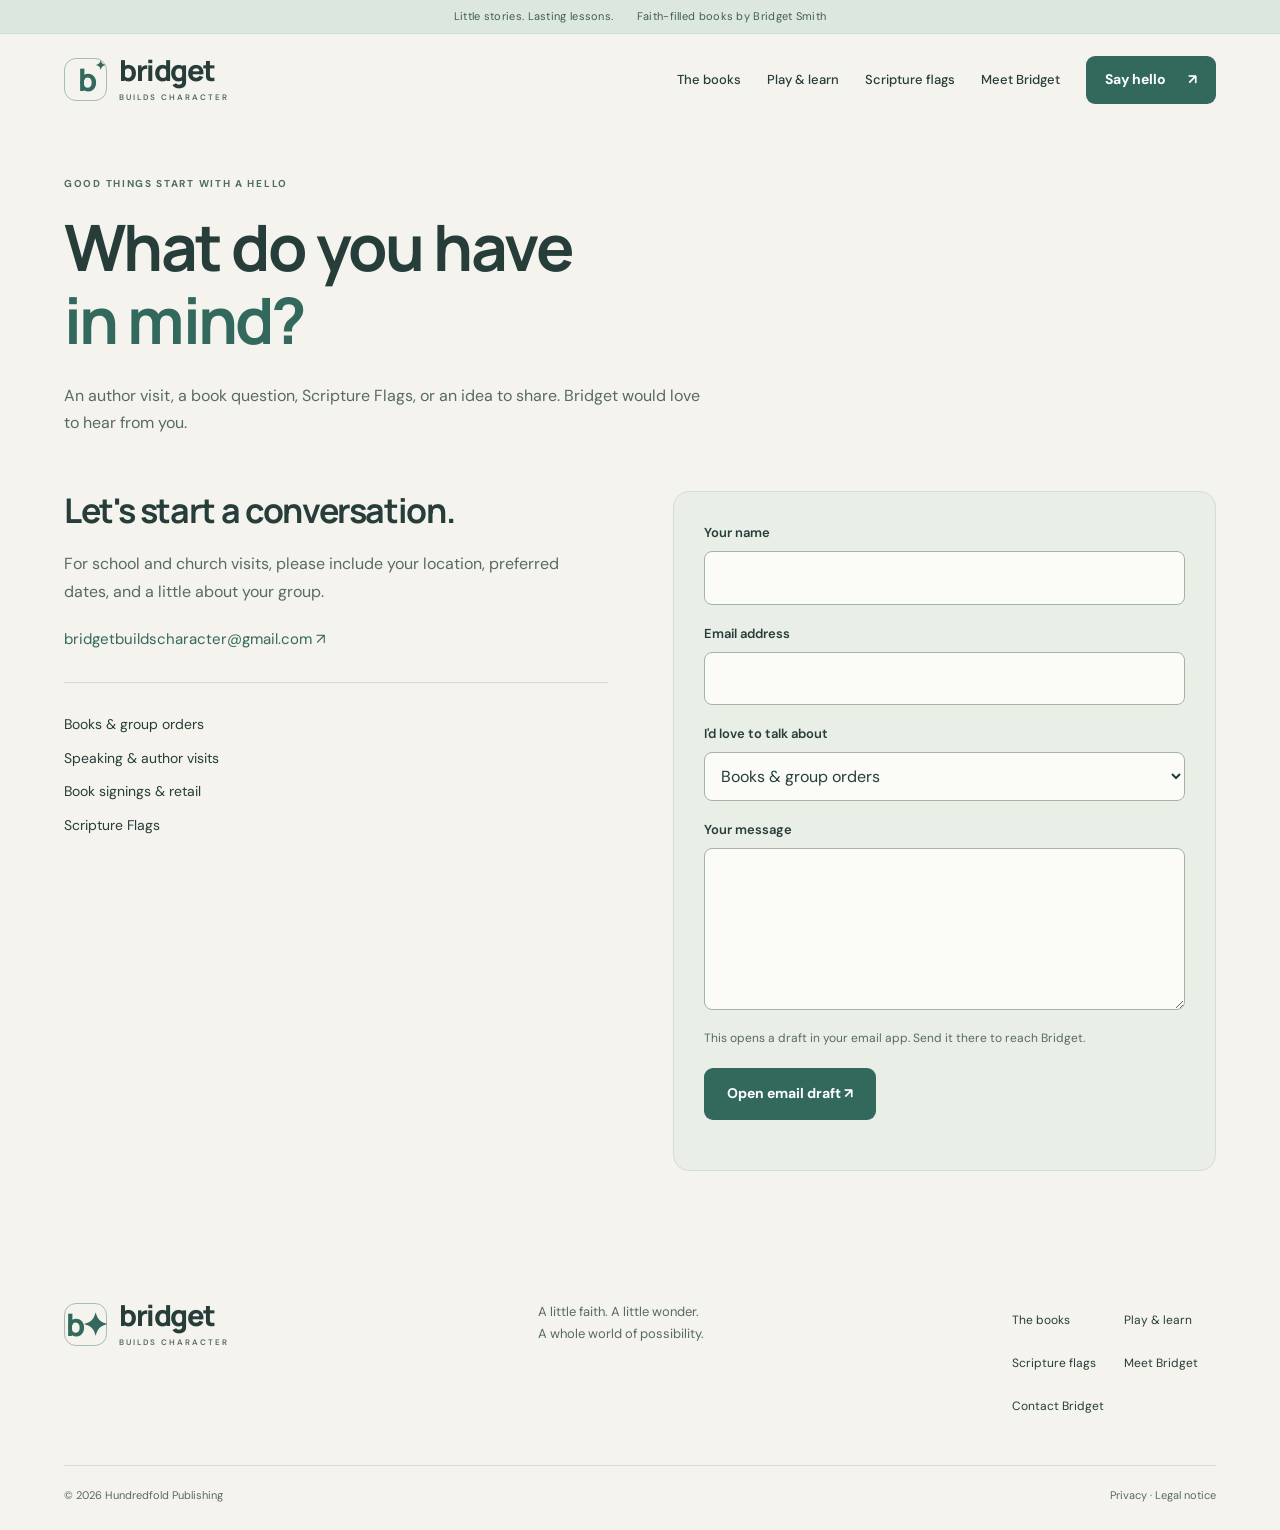
<file: contact.html>
<!doctype html><html lang="en"><head><meta charset="utf-8"><meta name="viewport" content="width=device-width,initial-scale=1"><title>Say hello | Bridget Builds Character</title><meta name="description" content="Stories for little readers with big possibilities. Explore faith-filled children's books, songs and Scripture Flags by Bridget Smith."><meta name="theme-color" content="#f4f3ed"><link rel="stylesheet" href="assets/style.css?v=sage-books-3"><script src="assets/app.js?v=sage-books-3" defer></script></head><body><a class="skip" href="#main">Skip to content</a><div class="announcement">Little stories. Lasting lessons. <span>Faith-filled books by Bridget Smith</span></div><header><a class="brand" href="index.html"><span class="brand-icon" aria-hidden="true">b<span>✦</span></span><span>bridget<span class="brand-sub">BUILDS CHARACTER</span></span></a><button class="menu" aria-label="Toggle navigation" aria-expanded="false" aria-controls="nav">Menu +</button><nav id="nav"><a href="books.html">The books</a><a href="activities.html">Play & learn</a><a href="scripture-flags.html">Scripture flags</a><a href="about.html">Meet Bridget</a><a class="button small" href="contact.html">Say hello <span>↗</span></a></nav></header><main id="main"><section class="page-intro"><div class="eyebrow">GOOD THINGS START WITH A HELLO</div><h1>What do you have<br><em>in mind?</em></h1><p>An author visit, a book question, Scripture Flags, or an idea to share. Bridget would love to hear from you.</p></section><section class="section contact-grid"><div><h2>Let's start a conversation.</h2><p>For school and church visits, please include your location, preferred dates, and a little about your group.</p><a class="email" href="mailto:bridgetbuildscharacter@gmail.com">bridgetbuildscharacter@gmail.com ↗</a><div class="contact-note">Books & group orders<br>Speaking & author visits<br>Book signings & retail<br>Scripture Flags</div></div><form id="contactForm"><label for="name">Your name</label><input id="name" name="name" autocomplete="name" required><label for="email">Email address</label><input id="email" name="email" type="email" autocomplete="email" required><label for="topic">I'd love to talk about</label><select id="topic"><option>Books & group orders</option><option>Speaking & author visits</option><option>Scripture Flags</option><option>Something else</option></select><label for="message">Your message</label><textarea id="message" rows="5" required></textarea><p class="form-note">This opens a draft in your email app. Send it there to reach Bridget.</p><button class="button" type="submit">Open email draft ↗</button><p id="formStatus" role="status"></p></form></section></main><footer><div class="footer-top"><a class="brand" href="index.html"><span class="brand-icon">b✦</span><span>bridget<span class="brand-sub">BUILDS CHARACTER</span></span></a><p>A little faith. A little wonder.<br>A whole world of possibility.</p><div><a href="books.html">The books</a><a href="activities.html">Play & learn</a><a href="scripture-flags.html">Scripture flags</a><a href="about.html">Meet Bridget</a><a href="contact.html">Contact Bridget</a></div></div><div class="footer-bottom"><span>© 2026 Hundredfold Publishing</span><span><a href="privacy-policy.html">Privacy</a> · <a href="legal-notice.html">Legal notice</a></span></div></footer></body></html>
</file>
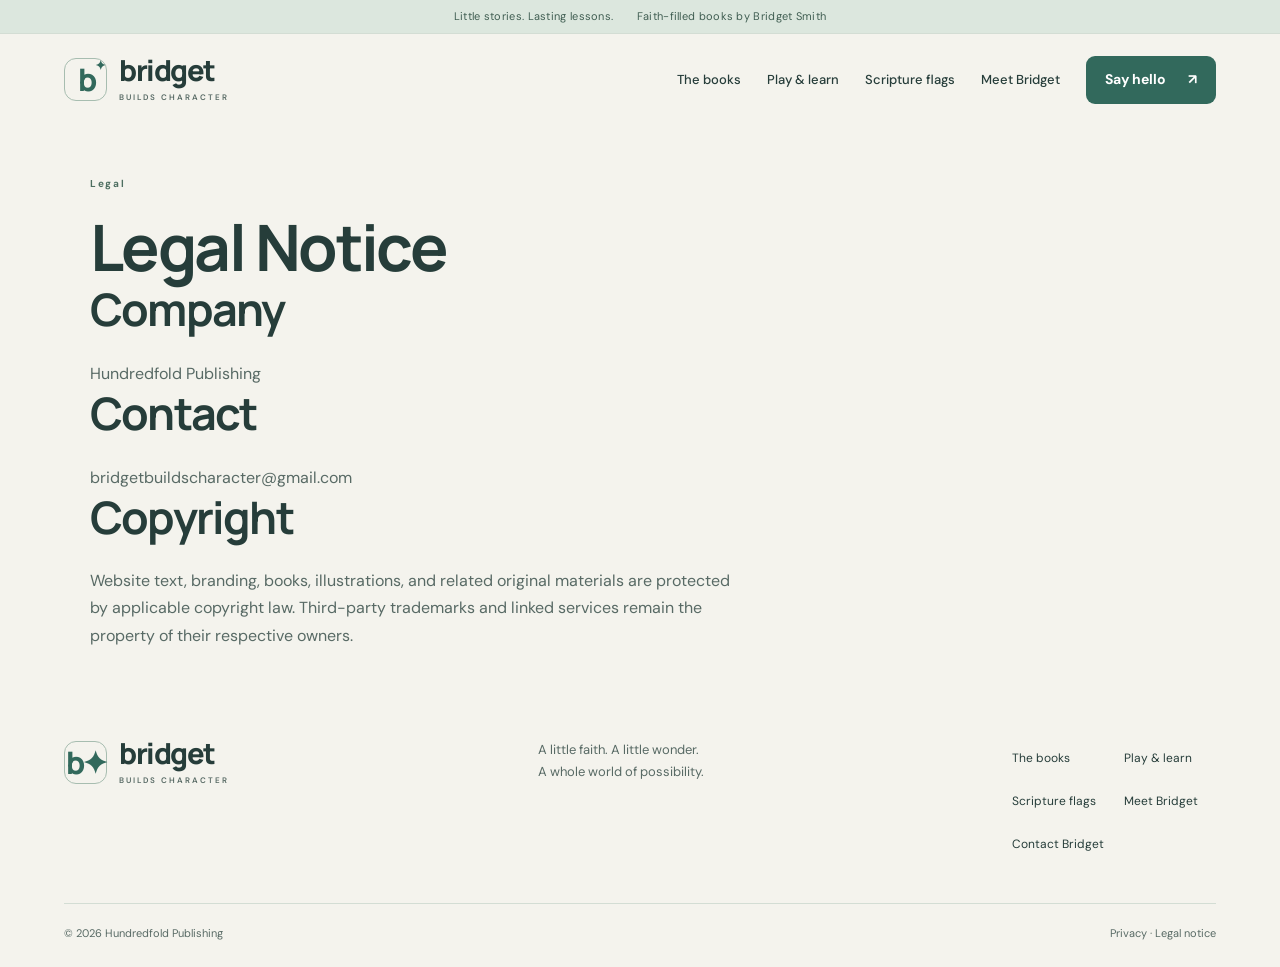
<file: legal-notice.html>
<!doctype html><html lang="en"><head><meta charset="utf-8"><meta name="viewport" content="width=device-width,initial-scale=1"><title>Legal notice | Bridget Builds Character</title><meta name="description" content="Stories for little readers with big possibilities. Explore faith-filled children's books, songs and Scripture Flags by Bridget Smith."><meta name="theme-color" content="#f4f3ed"><link rel="stylesheet" href="assets/style.css?v=sage-books-3"><script src="assets/app.js?v=sage-books-3" defer></script></head><body><a class="skip" href="#main">Skip to content</a><div class="announcement">Little stories. Lasting lessons. <span>Faith-filled books by Bridget Smith</span></div><header><a class="brand" href="index.html"><span class="brand-icon" aria-hidden="true">b<span>✦</span></span><span>bridget<span class="brand-sub">BUILDS CHARACTER</span></span></a><button class="menu" aria-label="Toggle navigation" aria-expanded="false" aria-controls="nav">Menu +</button><nav id="nav"><a href="books.html">The books</a><a href="activities.html">Play & learn</a><a href="scripture-flags.html">Scripture flags</a><a href="about.html">Meet Bridget</a><a class="button small" href="contact.html">Say hello <span>↗</span></a></nav></header><main id="main"><section class="page-hero"><div class="container legal"><span class="eyebrow">Legal</span><h1>Legal Notice</h1><h2>Company</h2><p>Hundredfold Publishing</p><h2>Contact</h2><p><a href="mailto:bridgetbuildscharacter@gmail.com">bridgetbuildscharacter@gmail.com</a></p><h2>Copyright</h2><p>Website text, branding, books, illustrations, and related original materials are protected by applicable copyright law. Third-party trademarks and linked services remain the property of their respective owners.</p></div></section></main><footer><div class="footer-top"><a class="brand" href="index.html"><span class="brand-icon">b✦</span><span>bridget<span class="brand-sub">BUILDS CHARACTER</span></span></a><p>A little faith. A little wonder.<br>A whole world of possibility.</p><div><a href="books.html">The books</a><a href="activities.html">Play & learn</a><a href="scripture-flags.html">Scripture flags</a><a href="about.html">Meet Bridget</a><a href="contact.html">Contact Bridget</a></div></div><div class="footer-bottom"><span>© 2026 Hundredfold Publishing</span><span><a href="privacy-policy.html">Privacy</a> · <a href="legal-notice.html">Legal notice</a></span></div></footer></body></html>
</file>
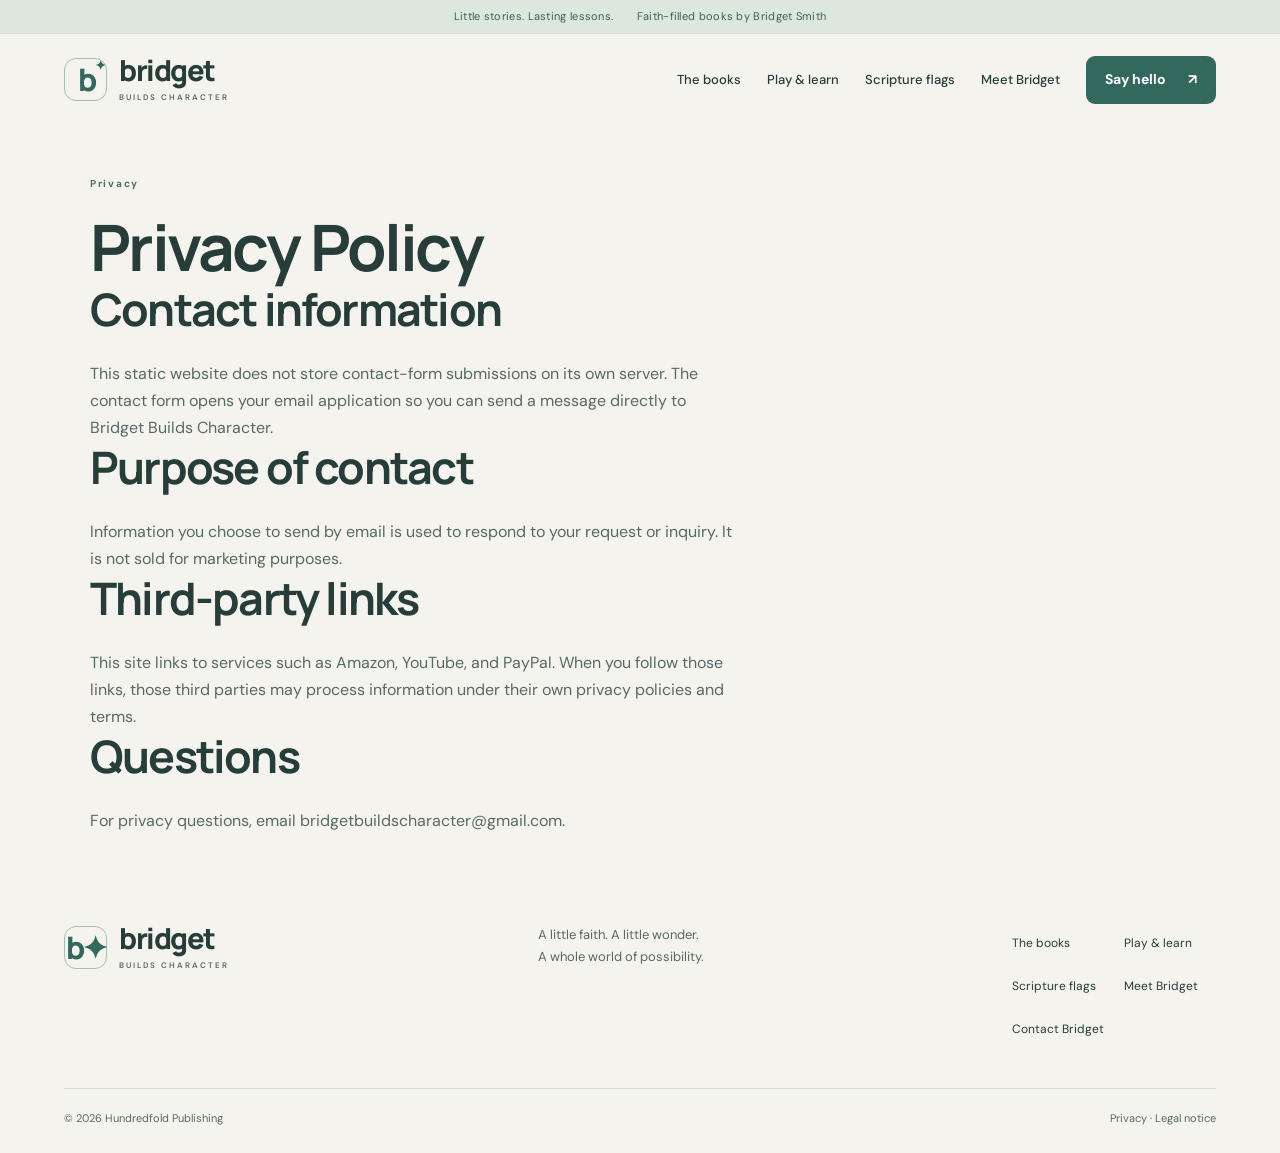
<file: privacy-policy.html>
<!doctype html><html lang="en"><head><meta charset="utf-8"><meta name="viewport" content="width=device-width,initial-scale=1"><title>Privacy policy | Bridget Builds Character</title><meta name="description" content="Stories for little readers with big possibilities. Explore faith-filled children's books, songs and Scripture Flags by Bridget Smith."><meta name="theme-color" content="#f4f3ed"><link rel="stylesheet" href="assets/style.css?v=sage-books-3"><script src="assets/app.js?v=sage-books-3" defer></script></head><body><a class="skip" href="#main">Skip to content</a><div class="announcement">Little stories. Lasting lessons. <span>Faith-filled books by Bridget Smith</span></div><header><a class="brand" href="index.html"><span class="brand-icon" aria-hidden="true">b<span>✦</span></span><span>bridget<span class="brand-sub">BUILDS CHARACTER</span></span></a><button class="menu" aria-label="Toggle navigation" aria-expanded="false" aria-controls="nav">Menu +</button><nav id="nav"><a href="books.html">The books</a><a href="activities.html">Play & learn</a><a href="scripture-flags.html">Scripture flags</a><a href="about.html">Meet Bridget</a><a class="button small" href="contact.html">Say hello <span>↗</span></a></nav></header><main id="main"><section class="page-hero"><div class="container legal"><span class="eyebrow">Privacy</span><h1>Privacy Policy</h1><h2>Contact information</h2><p>This static website does not store contact-form submissions on its own server. The contact form opens your email application so you can send a message directly to Bridget Builds Character.</p><h2>Purpose of contact</h2><p>Information you choose to send by email is used to respond to your request or inquiry. It is not sold for marketing purposes.</p><h2>Third-party links</h2><p>This site links to services such as Amazon, YouTube, and PayPal. When you follow those links, those third parties may process information under their own privacy policies and terms.</p><h2>Questions</h2><p>For privacy questions, email <a href="mailto:bridgetbuildscharacter@gmail.com">bridgetbuildscharacter@gmail.com</a>.</p></div></section></main><footer><div class="footer-top"><a class="brand" href="index.html"><span class="brand-icon">b✦</span><span>bridget<span class="brand-sub">BUILDS CHARACTER</span></span></a><p>A little faith. A little wonder.<br>A whole world of possibility.</p><div><a href="books.html">The books</a><a href="activities.html">Play & learn</a><a href="scripture-flags.html">Scripture flags</a><a href="about.html">Meet Bridget</a><a href="contact.html">Contact Bridget</a></div></div><div class="footer-bottom"><span>© 2026 Hundredfold Publishing</span><span><a href="privacy-policy.html">Privacy</a> · <a href="legal-notice.html">Legal notice</a></span></div></footer></body></html>
</file>
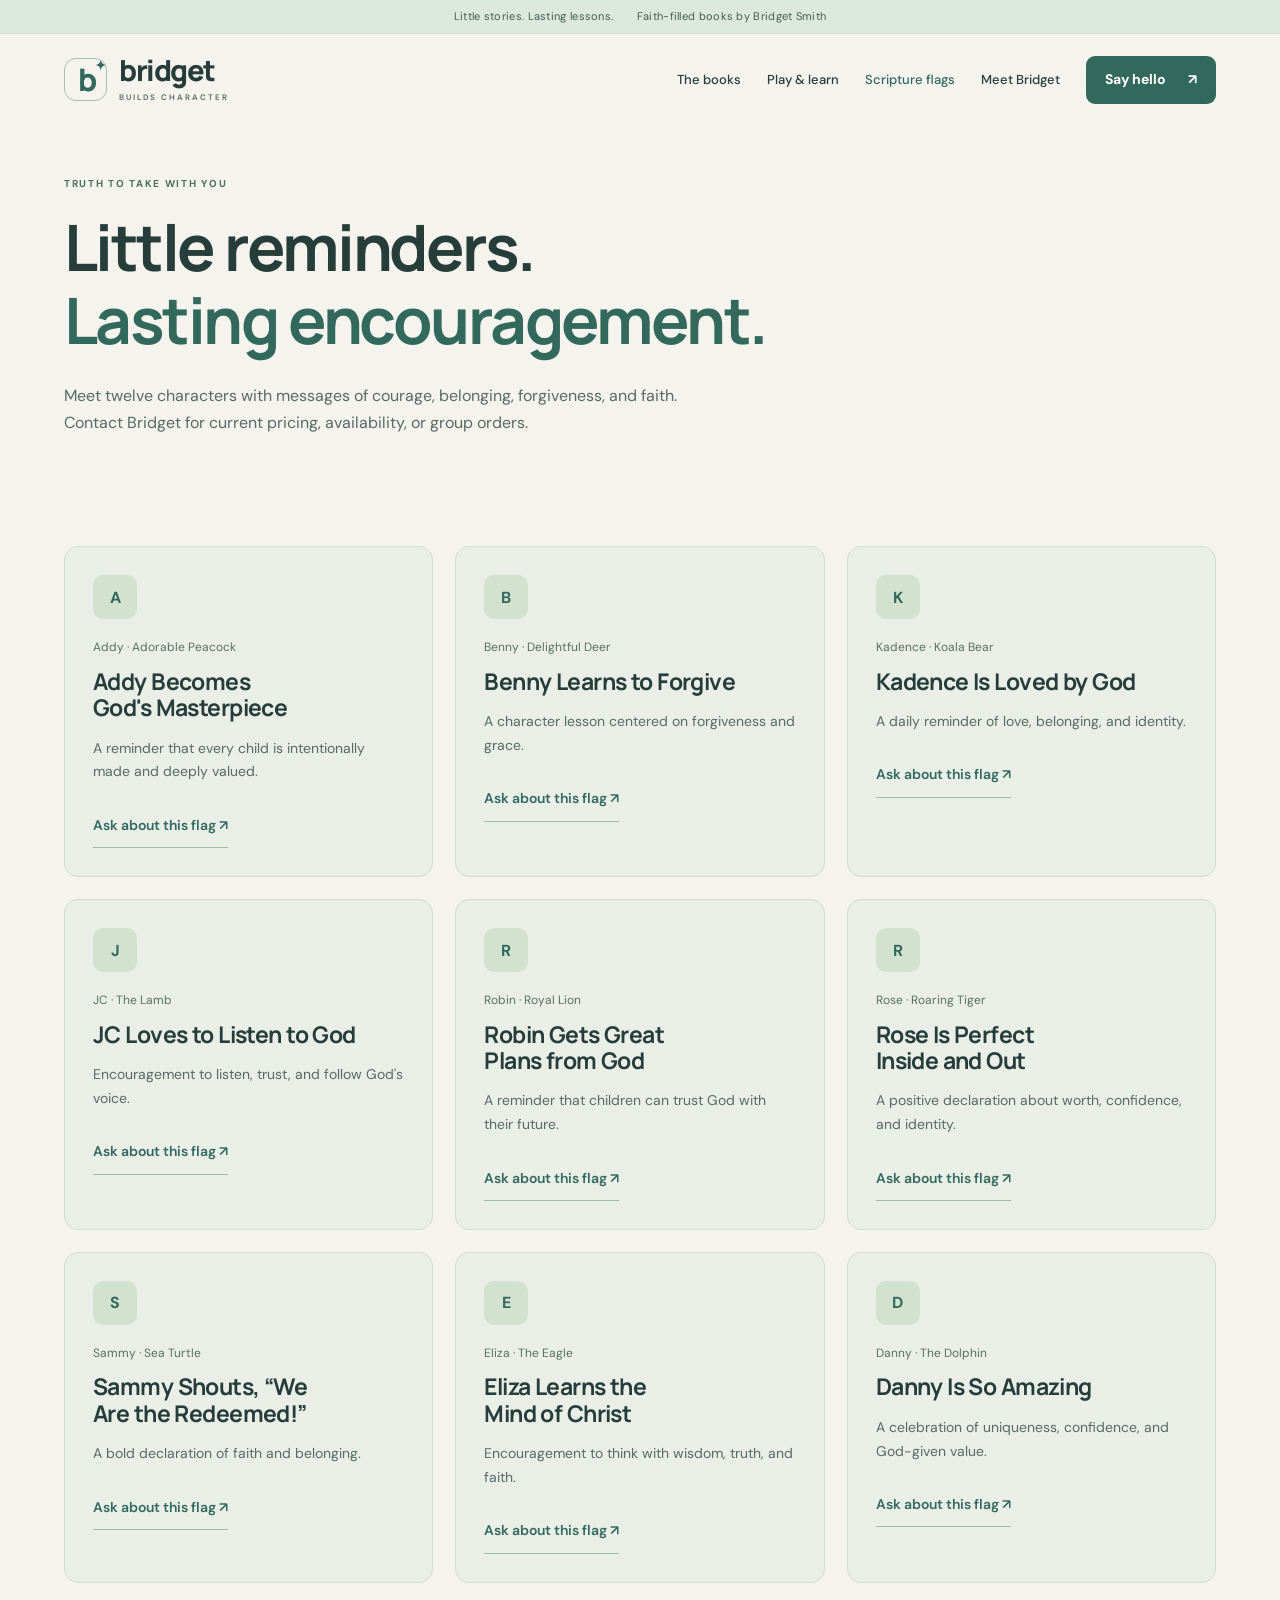
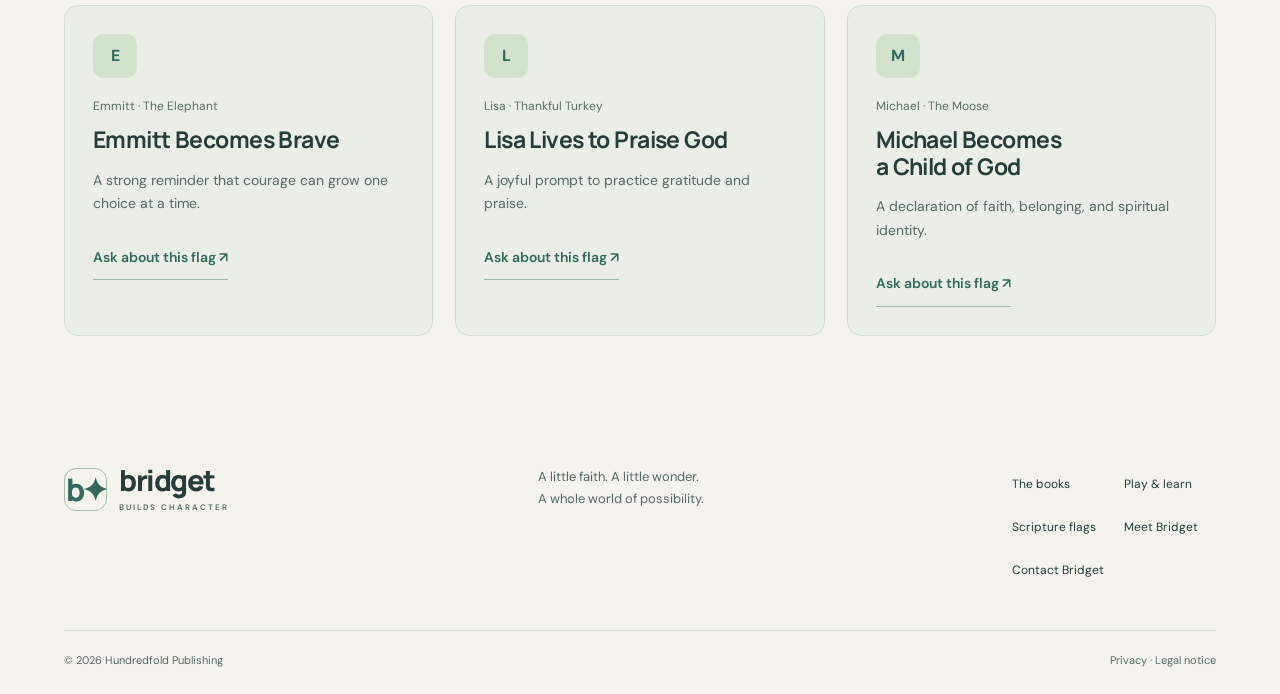
<file: scripture-flags.html>
<!doctype html><html lang="en"><head><meta charset="utf-8"><meta name="viewport" content="width=device-width,initial-scale=1"><title>Scripture Flags | Bridget Builds Character</title><meta name="description" content="Stories for little readers with big possibilities. Explore faith-filled children's books, songs and Scripture Flags by Bridget Smith."><meta name="theme-color" content="#f4f3ed"><link rel="stylesheet" href="assets/style.css?v=sage-books-3"><script src="assets/app.js?v=sage-books-3" defer></script></head><body><a class="skip" href="#main">Skip to content</a><div class="announcement">Little stories. Lasting lessons. <span>Faith-filled books by Bridget Smith</span></div><header><a class="brand" href="index.html"><span class="brand-icon" aria-hidden="true">b<span>✦</span></span><span>bridget<span class="brand-sub">BUILDS CHARACTER</span></span></a><button class="menu" aria-label="Toggle navigation" aria-expanded="false" aria-controls="nav">Menu +</button><nav id="nav"><a href="books.html">The books</a><a href="activities.html">Play & learn</a><a href="scripture-flags.html" aria-current="page">Scripture flags</a><a href="about.html">Meet Bridget</a><a class="button small" href="contact.html">Say hello <span>↗</span></a></nav></header><main id="main"><section class="page-intro"><div class="eyebrow">TRUTH TO TAKE WITH YOU</div><h1>Little reminders.<br><em>Lasting encouragement.</em></h1><p>Meet twelve characters with messages of courage, belonging, forgiveness, and faith. Contact Bridget for current pricing, availability, or group orders.</p></section><section class="section"><div class="flag-grid"><article class="flag-card"><div class="flag-symbol">A</div><div class="animal">Addy · Adorable Peacock</div><h3>Addy Becomes God's Masterpiece</h3><p>A reminder that every child is intentionally made and deeply valued.</p><div class="flag-price"><a class="text-link" href="mailto:bridgetbuildscharacter@gmail.com?subject=Scripture%20Flag%20inquiry%3A%20Addy">Ask about this flag ↗</a></div></article><article class="flag-card"><div class="flag-symbol">B</div><div class="animal">Benny · Delightful Deer</div><h3>Benny Learns to Forgive</h3><p>A character lesson centered on forgiveness and grace.</p><div class="flag-price"><a class="text-link" href="mailto:bridgetbuildscharacter@gmail.com?subject=Scripture%20Flag%20inquiry%3A%20Benny">Ask about this flag ↗</a></div></article><article class="flag-card"><div class="flag-symbol">K</div><div class="animal">Kadence · Koala Bear</div><h3>Kadence Is Loved by God</h3><p>A daily reminder of love, belonging, and identity.</p><div class="flag-price"><a class="text-link" href="mailto:bridgetbuildscharacter@gmail.com?subject=Scripture%20Flag%20inquiry%3A%20Kadence">Ask about this flag ↗</a></div></article><article class="flag-card"><div class="flag-symbol">J</div><div class="animal">JC · The Lamb</div><h3>JC Loves to Listen to God</h3><p>Encouragement to listen, trust, and follow God's voice.</p><div class="flag-price"><a class="text-link" href="mailto:bridgetbuildscharacter@gmail.com?subject=Scripture%20Flag%20inquiry%3A%20JC">Ask about this flag ↗</a></div></article><article class="flag-card"><div class="flag-symbol">R</div><div class="animal">Robin · Royal Lion</div><h3>Robin Gets Great Plans from God</h3><p>A reminder that children can trust God with their future.</p><div class="flag-price"><a class="text-link" href="mailto:bridgetbuildscharacter@gmail.com?subject=Scripture%20Flag%20inquiry%3A%20Robin">Ask about this flag ↗</a></div></article><article class="flag-card"><div class="flag-symbol">R</div><div class="animal">Rose · Roaring Tiger</div><h3>Rose Is Perfect Inside and Out</h3><p>A positive declaration about worth, confidence, and identity.</p><div class="flag-price"><a class="text-link" href="mailto:bridgetbuildscharacter@gmail.com?subject=Scripture%20Flag%20inquiry%3A%20Rose">Ask about this flag ↗</a></div></article><article class="flag-card"><div class="flag-symbol">S</div><div class="animal">Sammy · Sea Turtle</div><h3>Sammy Shouts, “We Are the Redeemed!”</h3><p>A bold declaration of faith and belonging.</p><div class="flag-price"><a class="text-link" href="mailto:bridgetbuildscharacter@gmail.com?subject=Scripture%20Flag%20inquiry%3A%20Sammy">Ask about this flag ↗</a></div></article><article class="flag-card"><div class="flag-symbol">E</div><div class="animal">Eliza · The Eagle</div><h3>Eliza Learns the Mind of Christ</h3><p>Encouragement to think with wisdom, truth, and faith.</p><div class="flag-price"><a class="text-link" href="mailto:bridgetbuildscharacter@gmail.com?subject=Scripture%20Flag%20inquiry%3A%20Eliza">Ask about this flag ↗</a></div></article><article class="flag-card"><div class="flag-symbol">D</div><div class="animal">Danny · The Dolphin</div><h3>Danny Is So Amazing</h3><p>A celebration of uniqueness, confidence, and God-given value.</p><div class="flag-price"><a class="text-link" href="mailto:bridgetbuildscharacter@gmail.com?subject=Scripture%20Flag%20inquiry%3A%20Danny">Ask about this flag ↗</a></div></article><article class="flag-card"><div class="flag-symbol">E</div><div class="animal">Emmitt · The Elephant</div><h3>Emmitt Becomes Brave</h3><p>A strong reminder that courage can grow one choice at a time.</p><div class="flag-price"><a class="text-link" href="mailto:bridgetbuildscharacter@gmail.com?subject=Scripture%20Flag%20inquiry%3A%20Emmitt">Ask about this flag ↗</a></div></article><article class="flag-card"><div class="flag-symbol">L</div><div class="animal">Lisa · Thankful Turkey</div><h3>Lisa Lives to Praise God</h3><p>A joyful prompt to practice gratitude and praise.</p><div class="flag-price"><a class="text-link" href="mailto:bridgetbuildscharacter@gmail.com?subject=Scripture%20Flag%20inquiry%3A%20Lisa">Ask about this flag ↗</a></div></article><article class="flag-card"><div class="flag-symbol">M</div><div class="animal">Michael · The Moose</div><h3>Michael Becomes a Child of God</h3><p>A declaration of faith, belonging, and spiritual identity.</p><div class="flag-price"><a class="text-link" href="mailto:bridgetbuildscharacter@gmail.com?subject=Scripture%20Flag%20inquiry%3A%20Michael">Ask about this flag ↗</a></div></article></div></section></main><footer><div class="footer-top"><a class="brand" href="index.html"><span class="brand-icon">b✦</span><span>bridget<span class="brand-sub">BUILDS CHARACTER</span></span></a><p>A little faith. A little wonder.<br>A whole world of possibility.</p><div><a href="books.html">The books</a><a href="activities.html">Play & learn</a><a href="scripture-flags.html" aria-current="page">Scripture flags</a><a href="about.html">Meet Bridget</a><a href="contact.html">Contact Bridget</a></div></div><div class="footer-bottom"><span>© 2026 Hundredfold Publishing</span><span><a href="privacy-policy.html">Privacy</a> · <a href="legal-notice.html">Legal notice</a></span></div></footer></body></html>
</file>
<file: assets/style.css>
@import url('https://fonts.googleapis.com/css2?family=DM+Sans:wght@400;500;600;700&family=Manrope:wght@400;500;600;700;800&display=swap');
:root{color-scheme:light;--paper:#f4f3ed;--ink:#263d3a;--muted:#586a65;--coral:#32695c;--line:#d3ddd4;--surface:#e9eee7;--radius:18px}*{box-sizing:border-box}html{scroll-behavior:smooth;scroll-padding-top:100px}body{margin:0;background:var(--paper);color:var(--ink);font:16px/1.7 'DM Sans',sans-serif}a{color:inherit;text-decoration:none}img{display:block;max-width:100%}button,input,select,textarea{font:inherit}button,a,input,textarea,select{-webkit-tap-highlight-color:transparent}a:focus-visible,button:focus-visible,input:focus-visible,textarea:focus-visible,select:focus-visible{outline:3px solid var(--coral);outline-offset:5px}h1,h2,h3,p{margin:0}h1,h2,h3,.big-word{font-family:Manrope,sans-serif;font-weight:700;line-height:1.15;letter-spacing:-.04em;text-wrap:balance}h1{font-size:clamp(42px,5vw,72px)}h2{font-size:clamp(30px,3.5vw,48px)}h3{font-size:24px;letter-spacing:-.025em}em{font-style:normal;color:var(--coral)}p{color:var(--muted)}.announcement{padding:7px 20px;text-align:center;color:#405e52;background:#dce7de;font-size:11px;letter-spacing:.3px;border-bottom:1px solid var(--line)}.announcement span{margin-left:20px}.brand{display:flex;align-items:center;gap:12px;font:800 29px/1 Manrope,sans-serif;letter-spacing:-1.5px}.brand-icon{display:grid;place-items:center;font-size:31px;position:relative;width:43px;height:43px;border:1px solid #a7bdb0;border-radius:12px;color:var(--coral);letter-spacing:-3px}.brand-icon span{font-size:13px;position:absolute;right:3px;top:0}.brand-sub{display:block;font:600 8px/1.4 'DM Sans',sans-serif;letter-spacing:2px;margin-top:7px;color:#586a65}header{max-width:1440px;margin:auto;padding:22px 5%;display:flex;align-items:center;justify-content:space-between;gap:24px;position:relative;z-index:10}nav{display:flex;align-items:center;gap:26px;font-size:13px;font-weight:500}nav>a{min-height:44px;display:flex;align-items:center}nav a:hover,nav [aria-current]{color:var(--coral)}.button,.btn{display:inline-flex;align-items:center;justify-content:center;gap:22px;min-height:48px;padding:13px 22px;border:1px solid transparent;border-radius:9px;background:var(--coral);color:#ffffff;font-weight:700;font-size:14px;cursor:pointer;transition:background .2s,transform .2s}.button:hover,.btn:hover{background:#245347;color:#ffffff;transform:translateY(-2px)}.small{padding:10px 18px}.text-link,.link-arrow{display:inline-flex;align-items:center;min-height:44px;font-weight:600;font-size:14px;color:var(--coral);border-bottom:1px solid #9ebaa8}.menu{display:none}.eyebrow{display:block;font-size:10px;line-height:1.6;font-weight:700;letter-spacing:1.7px;color:#4d6e60;margin-bottom:18px}.tiny-star{color:var(--coral);margin-right:6px}.hero{max-width:1440px;margin:auto;padding:50px 5% 65px;display:grid;grid-template-columns:1.05fr 1fr;align-items:center;gap:50px}.hero h1{margin-bottom:24px}.hero-copy>p{font-size:17px;max-width:470px}.actions{display:flex;flex-wrap:wrap;align-items:center;gap:20px;margin-top:28px}.hero-note{font-size:11px;color:#64766c;margin-top:20px}.hero-art{position:relative;height:440px;isolation:isolate;background:radial-gradient(ellipse at 50% 40%,#c3d7c9 0%,#d9e6db 45%,#e8eee5 80%);border:1px solid #c4d4c8;border-radius:24px;overflow:hidden}.art-circle{position:absolute;width:330px;height:330px;border:1px solid #a3bfa855;border-radius:50%;left:20%;top:40px;z-index:-1}.hero-book{position:absolute;width:43%;border-radius:3px;filter:drop-shadow(10px 20px 14px #34493430)}.hero-book.front{left:10%;top:92px;transform:rotate(-8deg);z-index:2}.hero-book.back{right:8%;top:48px;transform:rotate(9deg)}.hero-spark{display:none}.round-note{position:absolute;right:18px;bottom:52px;padding:11px 16px;background:#f6f6ee;border:1px solid #bacdbe;border-radius:12px;z-index:3;font-size:11px;line-height:1.5;color:#345748}.round-note em{font-size:12px}.art-caption{position:absolute;bottom:16px;left:0;width:100%;text-align:center;font-size:11px;color:#5b7264}.ribbon{display:flex;justify-content:center;gap:35px;border-block:1px solid var(--line);padding:20px 5%;font-size:12px;color:#536a5d;background:#e7ede4}.ribbon b{color:var(--coral)}.section{max-width:1440px;padding:75px 5%;margin:auto}.section-heading{display:flex;justify-content:space-between;align-items:end;gap:55px;margin-bottom:35px}.section-heading>p{max-width:370px;font-size:15px}.shelf{display:grid;grid-template-columns:repeat(5,minmax(0,1fr));gap:20px}.shelf-book{display:flex;flex-direction:column;min-width:0}.book-image{display:flex;align-items:center;justify-content:center;height:230px;padding:22px;background:transparent;border:0;border-radius:0;margin-bottom:18px;transition:none}.book-image img{max-height:190px;box-shadow:5px 10px 15px #34493425;transition:transform .2s}.shelf-book:hover .book-image{background:transparent}.shelf-book:hover img{transform:translateY(-5px)}.shelf-book h3{font-size:18px;line-height:1.4;letter-spacing:-.5px;margin-bottom:12px}.book-links{display:grid;gap:8px;margin-top:auto}.book-link-btn{display:flex;align-items:center;justify-content:space-between;gap:8px;min-height:38px;padding:8px 10px;border:1px solid #aeb9b2;border-radius:8px;background:#fbfcf8;color:var(--ink);font-size:11px;font-weight:600;line-height:1.25;transition:border-color .2s,background .2s}.book-link-btn:hover{border-color:#7f9689;background:#ffffff}.book-link-btn span{flex:0 0 auto;color:#5d7894}.shelf-book>span{font-size:11px;color:#57745f}.center{text-align:center;margin-top:30px}.story-section{display:grid;grid-template-columns:1fr 1fr;gap:60px;max-width:1440px;margin:auto;padding:0 5%;align-items:center}.story-art{position:relative;padding:48px;background:#dde8db;border:1px solid #becfbd;border-radius:20px;overflow:hidden}.big-word{font-size:clamp(45px,5.2vw,72px);line-height:1.2}.story-star{position:absolute;right:25px;bottom:15px;font-size:100px;color:#a3bda4;line-height:1}.story-copy h2{margin-bottom:22px}.story-copy p{margin-bottom:20px}.play-grid{display:grid;grid-template-columns:1fr 1fr;gap:24px}.play-card{display:flex;gap:27px;padding:35px;background:var(--surface);border:1px solid var(--line);border-radius:16px;transition:border-color .2s}.play-card:hover{border-color:var(--coral)}.play-symbol{font-size:45px;color:var(--coral);line-height:1}.play-card h3{font-size:29px;margin-bottom:18px}.play-card p{font-size:14px;margin-bottom:20px}.play-card .eyebrow{font-size:9px}.invitation{background:#dce8df;border-block:1px solid #bccfbe;text-align:center;padding:65px 20px}.invitation p{max-width:540px;margin:24px auto}.invitation .eyebrow{color:var(--coral)}footer{max-width:1440px;margin:auto;padding:55px 5% 25px}.footer-top{display:flex;justify-content:space-between;gap:40px;padding-bottom:40px;align-items:start}.footer-top p{font-size:13px}.footer-top>div{display:grid;grid-template-columns:1fr 1fr;gap:5px 20px;font-size:12px}.footer-top>div a{min-height:38px;display:flex;align-items:center}.footer-bottom{display:flex;justify-content:space-between;border-top:1px solid var(--line);padding-top:20px;font-size:11px;color:var(--muted)}.page-intro,.page-hero{max-width:1440px;margin:auto;padding:50px 5% 35px}.page-intro p,.page-hero p{max-width:650px;margin-top:25px}.book-list{padding-top:0}.book-detail{display:grid;grid-template-columns:280px 1fr;gap:65px;align-items:center;padding:50px 0;border-top:1px solid var(--line);scroll-margin-top:25px}.book-detail .cover{padding:30px;background:var(--surface);border:1px solid var(--line);border-radius:16px;display:flex;justify-content:center}.cover img{max-height:290px;box-shadow:6px 10px 14px #34493430}.book-detail h2{font-size:36px;margin-bottom:20px}.book-detail p{max-width:650px}.tags{display:flex;flex-wrap:wrap;gap:10px;margin-top:18px}.tag{font-size:11px;border:1px solid #bdcebc;border-radius:6px;padding:3px 10px;color:#49664f}.btn-outline{background:transparent;color:var(--coral);border:1px solid #9dbba6}.edition-box{margin-top:24px;font-size:13px}.edition-links{display:flex;gap:22px;margin-top:5px}.featured-book{display:grid;grid-template-columns:180px 1fr;gap:40px;padding:32px;border:1px solid var(--line);border-radius:16px;background:var(--surface)}.featured-book p{margin:20px 0}.featured-book img{max-height:250px}.media-grid{display:grid;grid-template-columns:repeat(3,minmax(0,1fr));gap:35px 24px}.media-thumb{position:relative;aspect-ratio:16/10;overflow:hidden;border-radius:12px;background:var(--surface)}.media-thumb img{width:100%;height:100%;object-fit:cover}.play-button{position:absolute;left:calc(50% - 24px);top:calc(50% - 24px);width:48px;height:48px;border-radius:50%;background:var(--coral);color:#ffffff;display:grid;place-items:center}.media-card h3{font-size:22px;margin:18px 0 10px}.media-card p{font-size:14px}.activity-heading{margin-top:70px}.activity-grid{display:grid;grid-template-columns:repeat(3,1fr);gap:35px}.activity-grid article{padding-top:20px;border-top:1px solid var(--line)}.activity-grid span{color:var(--coral)}.activity-grid h3{margin:15px 0}.flag-grid{display:grid;grid-template-columns:repeat(3,minmax(0,1fr));gap:22px}.flag-card{padding:28px;border:1px solid var(--line);border-radius:14px;background:var(--surface)}.flag-symbol{display:grid;place-items:center;width:44px;height:44px;background:#d3e2ce;color:var(--coral);font-weight:700;border-radius:10px}.animal{font-size:12px;color:#5a705e;margin:18px 0 10px}.flag-card h3{font-size:23px;margin-bottom:16px}.flag-card p{font-size:14px;margin-bottom:20px}.contact-grid{display:grid;grid-template-columns:1fr 1fr;gap:65px;padding-top:20px}.contact-grid h2{font-size:34px;margin-bottom:20px}.contact-grid p{margin-bottom:20px}.email{overflow-wrap:anywhere;font-size:15px;color:var(--coral)}.contact-note{border-top:1px solid var(--line);margin-top:30px;padding-top:25px;font-size:14px;line-height:2.4}form{padding:30px;background:var(--surface);border:1px solid var(--line);border-radius:16px}label{display:block;font-size:13px;font-weight:600;margin-bottom:7px}input,textarea,select{display:block;width:100%;background:#fbfcf8;border:1px solid #a3b4a4;border-radius:8px;padding:12px;margin-bottom:18px;color:var(--ink);font-size:16px}textarea{resize:vertical}.form-note{font-size:12px}.skip{position:absolute;top:-100px;z-index:30;padding:10px;background:var(--coral);color:#ffffff}.skip:focus{top:0}.container{max-width:1100px;margin:auto}.section .container h2{margin:25px 0}.section .container p{margin:15px 0}.section .container a{color:var(--coral);text-decoration:underline}
@media(max-width:1050px){nav{gap:16px;font-size:12px}.hero{gap:30px}.hero-art{height:380px}.hero-book.front{top:85px}.book-image{height:210px;padding:16px}.book-image img{max-height:175px}.story-section{gap:35px}.story-art{padding:35px}.play-card{padding:28px;gap:20px}.play-symbol{font-size:32px}.book-detail{gap:35px}}
@media(max-width:800px){header{padding:16px 5%;position:sticky;top:0;background:#f4f3edf5;backdrop-filter:blur(14px);border-bottom:1px solid var(--line)}.brand{font-size:24px;gap:10px}.brand-icon{width:36px;height:36px;font-size:26px}.brand-sub{font-size:7px;letter-spacing:1.6px}.menu{display:block;min-height:44px;min-width:72px;color:var(--ink);background:#e4ece1;border:1px solid #b6c8b9;border-radius:8px;font-size:13px;font-weight:600}nav{display:none;position:absolute;top:100%;left:0;right:0;padding:12px 5% 22px;background:#f3f6ef;border-bottom:1px solid #c0d0c1;box-shadow:0 16px 24px #34493425;font-size:15px;gap:4px}nav.open{display:flex;flex-direction:column;align-items:stretch}nav>a{padding:8px 10px;min-height:48px}nav .button{margin-top:8px}.announcement{font-size:10px}.announcement span{display:none}.hero{grid-template-columns:1fr;gap:28px;padding:30px 5% 36px}.hero h1{font-size:clamp(35px,9vw,52px);letter-spacing:-1.5px;line-height:1.12;margin-bottom:17px}.hero-copy>p{font-size:15px;line-height:1.7;max-width:570px}.hero .eyebrow{font-size:9px;letter-spacing:1.3px;margin-bottom:14px}.hero .actions{margin-top:20px;gap:12px;display:grid;grid-template-columns:1fr}.hero .button{width:100%;justify-content:space-between}.hero .text-link{justify-self:center;font-size:13px;min-height:40px}.hero-note{display:none}.hero-art{width:100%;max-width:490px;height:auto;aspect-ratio:1.45;margin:auto;border-radius:16px}.hero-book.front{width:35%;top:17%;left:15%}.hero-book.back{width:34%;right:17%;top:10%}.art-circle{width:220px;height:220px;top:0;left:23%}.round-note{bottom:33px;right:12px;font-size:9px;padding:7px 10px;border-radius:8px}.round-note em{font-size:10px}.art-caption{font-size:9px;bottom:9px}.ribbon{padding:15px 5%;gap:12px;display:grid;grid-template-columns:1fr 1fr;text-align:center;font-size:10px}.ribbon b{display:none}.section{padding:44px 5%}.section-heading{display:block;margin-bottom:26px}.section-heading>p{margin-top:16px;font-size:14px}.eyebrow{font-size:9px;margin-bottom:12px}h2{font-size:30px}h2 br{display:none}.shelf{grid-template-columns:repeat(2,minmax(0,1fr));gap:25px 14px}.book-image{height:210px;padding:19px 14px;border-radius:12px;margin-bottom:12px}.book-image img{max-height:173px}.shelf-book h3{font-size:16px;line-height:1.35;letter-spacing:-.3px}.book-link-btn{font-size:10px;padding:8px 9px;min-height:37px}.shelf-book>span{font-size:10px}.shelf-book:last-child{grid-column:auto;max-width:none}.center{margin-top:24px}.story-section{grid-template-columns:1fr;gap:25px;padding:0 5%}.story-art{padding:30px;border-radius:16px}.big-word{font-size:47px;line-height:1.15}.story-star{font-size:85px}.story-copy h2{margin-bottom:18px}.story-copy p{font-size:15px;margin-bottom:16px}.play-grid{grid-template-columns:1fr;gap:16px}.play-card{padding:25px;gap:20px}.play-card h3{font-size:25px}.play-card p{font-size:14px}.play-symbol{font-size:30px}.play-card .eyebrow{font-size:8px;letter-spacing:1px}.invitation{padding:45px 5%}.invitation h2{font-size:32px}.invitation p{font-size:14px;margin:20px auto}.footer-top{flex-direction:column;gap:24px;padding-bottom:25px}.footer-top>div{width:100%;font-size:13px;gap:5px 20px}.footer-top>div a{min-height:44px}.footer-bottom{gap:15px;font-size:10px;flex-wrap:wrap}footer{padding:35px 5% 20px}.page-intro,.page-hero{padding:30px 5%}.page-intro h1,.page-hero h1{font-size:clamp(33px,8.5vw,48px);letter-spacing:-1.3px}.page-intro p,.page-hero p{font-size:15px;margin-top:18px}.book-list{padding-top:0}.book-detail{grid-template-columns:1fr;gap:25px;padding:30px 0}.book-detail .cover{width:100%;max-width:280px;margin:auto;padding:24px}.cover img{max-height:240px}.book-detail h2{font-size:29px}.book-detail p{font-size:15px}.book-detail .actions{gap:10px;margin-top:20px}.book-detail .btn{flex:1;padding:12px 16px}.featured-book{grid-template-columns:1fr;gap:25px;padding:25px}.featured-book img{margin:auto;max-height:230px}.media-grid{grid-template-columns:1fr;gap:28px}.media-thumb{aspect-ratio:16/9}.media-card h3{font-size:22px;margin:14px 0 8px}.activity-heading{margin-top:45px}.activity-grid{grid-template-columns:1fr;gap:24px}.flag-grid{grid-template-columns:1fr;gap:16px}.flag-card{padding:24px}.flag-card h3{font-size:23px}.contact-grid{grid-template-columns:1fr;gap:30px;padding-top:0}.contact-grid h2{font-size:28px}.contact-grid p{font-size:14px}.email{font-size:14px}.contact-note{margin-top:22px;padding-top:20px}form{padding:22px}form .button{width:100%}.text-link,.link-arrow{font-size:13px}}
@media(min-width:520px) and (max-width:800px){.hero .actions{display:flex}.hero .button{width:auto}.hero-art{max-width:440px}.shelf{grid-template-columns:repeat(3,minmax(0,1fr))}.flag-grid,.media-grid{grid-template-columns:repeat(2,minmax(0,1fr))}}
@media(max-width:360px){.hero h1{font-size:33px}.book-image{height:180px;padding:15px 12px}.book-image img{max-height:150px}.play-card{padding:22px 18px;gap:14px}.round-note{right:8px;bottom:26px}.art-caption{font-size:8px}.brand{font-size:22px}}
@media(prefers-reduced-motion:reduce){html{scroll-behavior:auto}*{transition:none!important}}

/* Small physical details keep the cover artwork unobstructed. */
.book-object{--binding:#91a9b3;position:relative;display:inline-block;vertical-align:middle;max-width:100%;width:fit-content;line-height:0;isolation:isolate;transform:perspective(900px) rotateY(-5deg);filter:drop-shadow(5px 9px 7px #304b352b)}
.book-object img{display:block;max-width:100%;border-radius:1px 3px 3px 1px;box-shadow:none;filter:none;transform:none!important}
.book-object::before{content:"";position:absolute;inset:0 auto 0 -4px;width:5px;background:linear-gradient(90deg,color-mix(in srgb,var(--binding),#263d3a 35%),var(--binding));border-radius:2px 0 0 2px;transform:skewY(-8deg);transform-origin:right center;box-shadow:inset 1px 0 1px #ffffff45;z-index:1}
.book-object::after{content:"";position:absolute;inset:0;border-radius:1px 3px 3px 1px;background:linear-gradient(90deg,#ffffff42 0px,#ffffff15 2px,#15292122 4px,transparent 7px);box-shadow:1px 1px 0 #f9f6e8,2px 2px 0 #d5d5c8,3px 3px 0 #f3f0e4,4px 4px 0 color-mix(in srgb,var(--binding),#263d3a 15%);pointer-events:none;z-index:2}
.hero-book.book-object{position:absolute;width:43%;max-width:none}
.hero-book.book-object img{width:100%;height:auto}
.book-image .book-object{max-width:100%;transition:transform .2s}
.shelf-book:hover .book-object{transform:perspective(900px) rotateY(-5deg) translateY(-4px)}
.shelf-book:hover img{transform:none}
.cover-stage{display:flex;align-items:center;justify-content:center}
.btn-outline{color:var(--coral)}
@media(max-width:800px){.hero-book.front.book-object{width:35%}.hero-book.back.book-object{width:34%}}
@media(prefers-reduced-motion:reduce){.book-object{transition:none!important}.shelf-book:hover .book-object{transform:perspective(900px) rotateY(-5deg)}}

/* Homepage inline book details */
.home-book-list{max-width:1100px;margin:0 auto}
.home-book-list .book-detail{grid-template-columns:minmax(240px,340px) minmax(0,1fr);gap:70px;align-items:center;padding:65px 0}
.home-book-list .book-detail:first-child{border-top:0;padding-top:20px}
.home-book-list .book-detail .cover{padding:0;background:transparent;border:0;border-radius:0;display:flex;align-items:center;justify-content:center}
.home-book-list .cover img{max-height:330px}
.home-book-list .home-book-copy{min-width:0}
.home-book-list .home-book-copy h2{font-size:38px;margin-bottom:22px}
.home-book-list .home-book-copy p{max-width:700px;font-size:16px}
.home-book-list .tags{margin-top:22px}
.home-book-list .actions{display:grid;grid-template-columns:repeat(2,minmax(0,1fr));gap:14px;max-width:560px;margin-top:28px}
.home-book-list .actions .btn{width:100%}
.home-book-list .edition-box{margin-top:28px}
.home-book-list .edition-links{gap:34px}
@media(max-width:800px){
  .home-books{padding-top:44px}
  .home-book-list .book-detail{grid-template-columns:1fr;gap:30px;padding:52px 0}
  .home-book-list .book-detail:first-child{padding-top:10px}
  .home-book-list .book-detail .cover{width:100%;max-width:360px;margin:0 auto;padding:0}
  .home-book-list .cover img{max-height:320px}
  .home-book-list .home-book-copy h2{font-size:32px;line-height:1.18;margin-bottom:22px}
  .home-book-list .home-book-copy p{font-size:16px;line-height:1.72}
  .home-book-list .home-book-copy .eyebrow{font-size:9px;letter-spacing:1.8px;margin-bottom:18px}
  .home-book-list .tags{margin-top:22px}
  .home-book-list .tag{font-size:12px;padding:6px 14px;border-radius:7px}
  .home-book-list .actions{grid-template-columns:repeat(2,minmax(0,1fr));gap:12px;margin-top:28px;max-width:none}
  .home-book-list .actions .btn{min-height:54px;font-size:15px;padding:13px 10px}
  .home-book-list .edition-box{margin-top:30px;font-size:15px}
  .home-book-list .edition-links{gap:36px;margin-top:8px}
  .home-book-list .edition-links .link-arrow{font-size:14px}
}
@media(max-width:420px){
  .home-book-list .book-detail{padding:46px 0}
  .home-book-list .book-detail .cover{max-width:330px}
  .home-book-list .cover img{max-height:300px}
  .home-book-list .home-book-copy h2{font-size:30px}
}
/* Bilingual purchase box */
.bilingual-box{margin-top:20px;max-width:500px;padding:10px 12px;border:1px solid #bdccc1;border-radius:10px;background:#edf2ec}
.edition-label{margin-bottom:8px}
.edition-label strong{font-size:12px;line-height:1.25;color:var(--ink)}
.bilingual-box .edition-links{display:grid;grid-template-columns:repeat(2,minmax(0,1fr));gap:8px;margin-top:0}
.edition-btn{display:flex;align-items:center;justify-content:center;min-height:38px;padding:7px 10px;border:1px solid #8eaa99;border-radius:8px;background:#fbfcf8;color:var(--coral);font-size:11px;font-weight:700;line-height:1.2;text-align:center;transition:background .2s,border-color .2s}
.edition-btn:hover{background:#ffffff;border-color:#6f917d}
@media(max-width:800px){
  .home-book-list .edition-box{margin-top:20px}
  .bilingual-box{padding:9px 10px;border-radius:9px}
  .edition-label{margin-bottom:7px}
  .edition-label strong{font-size:12px}
  .bilingual-box .edition-links{gap:8px}
  .edition-btn{min-height:38px;font-size:11px;padding:7px 6px}
}
@media(max-width:380px){
  .bilingual-box .edition-links{grid-template-columns:repeat(2,minmax(0,1fr))}
  .edition-btn{font-size:10px}
}
</file>
